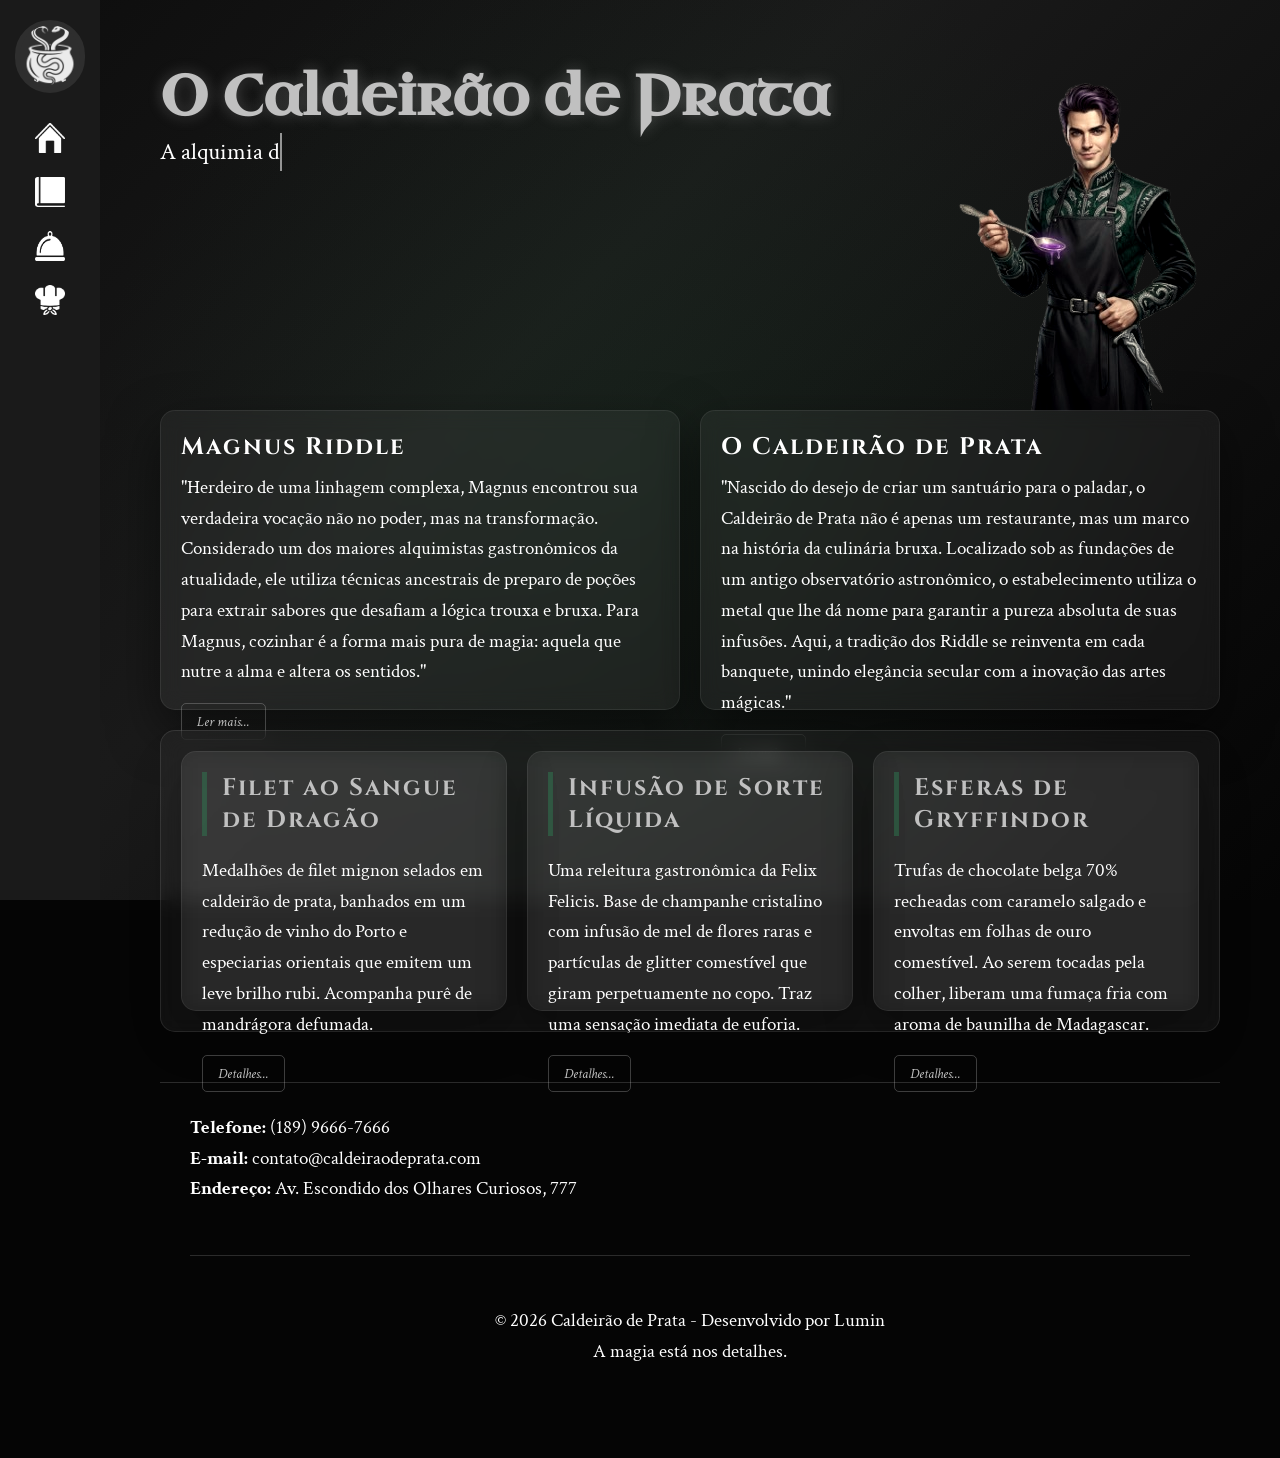
<file: .silver-caldron-byaleex/index.html>
<!DOCTYPE html>
<html lang="pt-br">
<head>
    <meta charset="UTF-8">
    <meta name="viewport" content="width=device-width, initial-scale=1.0">
    <title>Caldeirão de Prata</title>
    <link rel="stylesheet" href="css/styles.css">
</head>
<body>
    <header id="main-header" class="sidebar">
        <div class="logo-container">
            <button class="closebtn" onclick="closeNav()">&times;</button>
            
            <button class="openbtn" onclick="openNav()">
                <img src="assets/image/logo.png" alt="Logo Caldeirão" id="main-logo">
            </button>
        </div>

        <nav id="navbar">
            <ul class="nav-list">
                <li class="nav-item">
                    <a href="index.html" class="nav-link">
                        <img src="assets/image/homeicon.png" class="nav-icon">
                        <span class="nav-text">Início</span>
                    </a>
                </li>
                <li class="nav-item">
                    <a href="cardapio.html" class="nav-link">
                        <img src="assets/image/cardapioicon.png" class="nav-icon">
                        <span class="nav-text">Cardápio</span>
                    </a>
                </li>
                <li class="nav-item">
                    <a href="restaurante.html" class="nav-link">
                        <img src="assets/image/restauranticon.png" class="nav-icon">
                        <span class="nav-text">Restaurante</span>
                    </a>
                </li>
                <li class="nav-item">
                    <a href="chef.html" class="nav-link">
                        <img src="assets/image/cheficon.png" class="nav-icon">
                        <span class="nav-text">O Chef</span>
                    </a>
                </li>
            </ul>
        </nav>
    </header>

    <main class="main-content">
        
        <section class="hero-section">
            <div class="hero-text">
                <h1>O Caldeirão de Prata</h1>
                <p id="typewriter"></p>
            </div>

            <div>
                <img src="assets/image/hero.png" alt="Magnus Riddle em seu laboratório" class="hero-images">
            </div>
        </section>

        <section class="cards-top-container">
            <div class="card card-black">
                <h2>Magnus Riddle</h2>
                <p>"Herdeiro de uma linhagem complexa, Magnus encontrou sua verdadeira
                    vocação não no poder, mas na transformação. Considerado um dos maiores
                    alquimistas gastronômicos da atualidade, ele utiliza técnicas ancestrais
                    de preparo de poções para extrair sabores que desafiam a lógica trouxa
                    e bruxa. Para Magnus, cozinhar é a forma mais pura de magia: aquela que
                    nutre a alma e altera os sentidos."
                </p>
                <a href="chef.html" class="btn-card">Ler mais...</a>
            </div>
            <div class="card card-black">
                <h2>O Caldeirão de Prata</h2>
                <p>"Nascido do desejo de criar um santuário para o paladar, o Caldeirão de
                    Prata não é apenas um restaurante, mas um marco na história da culinária
                    bruxa. Localizado sob as fundações de um antigo observatório astronômico,
                    o estabelecimento utiliza o metal que lhe dá nome para garantir a pureza
                    absoluta de suas infusões. Aqui, a tradição dos Riddle se reinventa em cada
                    banquete, unindo elegância secular com a inovação das artes mágicas."
                </p>
                <a href="restaurante.html" class="btn-card">Ler mais...</a>
            </div>
        </section>

        <section class="carousel-section">
             <div class="carousel-container">
                <div class="card-green">
                    <h2 class="section-title">Filet ao Sangue de Dragão</h2>
                    <p class="section-text">
                        Medalhões de filet mignon selados em caldeirão de prata, banhados
                        em um redução de vinho do Porto e especiarias orientais que emitem
                        um leve brilho rubi. Acompanha purê de mandrágora defumada.
                    </p>
                    <a href="receitas/salgado.html" class="btn-card">Detalhes...</a>
                </div>
                <div class="card-green">
                    <h2 class="section-title">Infusão de Sorte Líquida</h2>
                    <p class="section-text">
                        Uma releitura gastronômica da Felix Felicis. Base de champanhe cristalino
                        com infusão de mel de flores raras e partículas de glitter comestível
                        que giram perpetuamente no copo. Traz uma sensação imediata de euforia.
                    </p>
                    <a href="receitas/bebida.html" class="btn-card">Detalhes...</a>
                </div>
                <div class="card-green">
                    <h2 class="section-title">Esferas de Gryffindor</h2>
                    <p class="section-text">
                        Trufas de chocolate belga 70% recheadas com caramelo salgado e envoltas em
                        folhas de ouro comestível. Ao serem tocadas pela colher, liberam uma fumaça
                        fria com aroma de baunilha de Madagascar.
                    </p>
                    <a href="receitas/doce.html" class="btn-card">Detalhes...</a>
                </div>
             </div>
        </section>

        <footer id="main-footer">
            <div class="contato">
                <p><strong>Telefone:</strong> (189) 9666-7666</p>
                <p><strong>E-mail:</strong> contato@caldeiraodeprata.com</p>
                <p><strong>Endereço:</strong> Av. Escondido dos Olhares Curiosos, 777</p>
            </div>

            <div class="copyright">
                <p style="margin-top: 50px;">&copy; 2026 Caldeirão de Prata - Desenvolvido por Lumin</p>
                <p>A magia está nos detalhes.</p>
            </div>
        </footer>

        <script src="js/script.js"></script>
    </main>
</body>
</file>
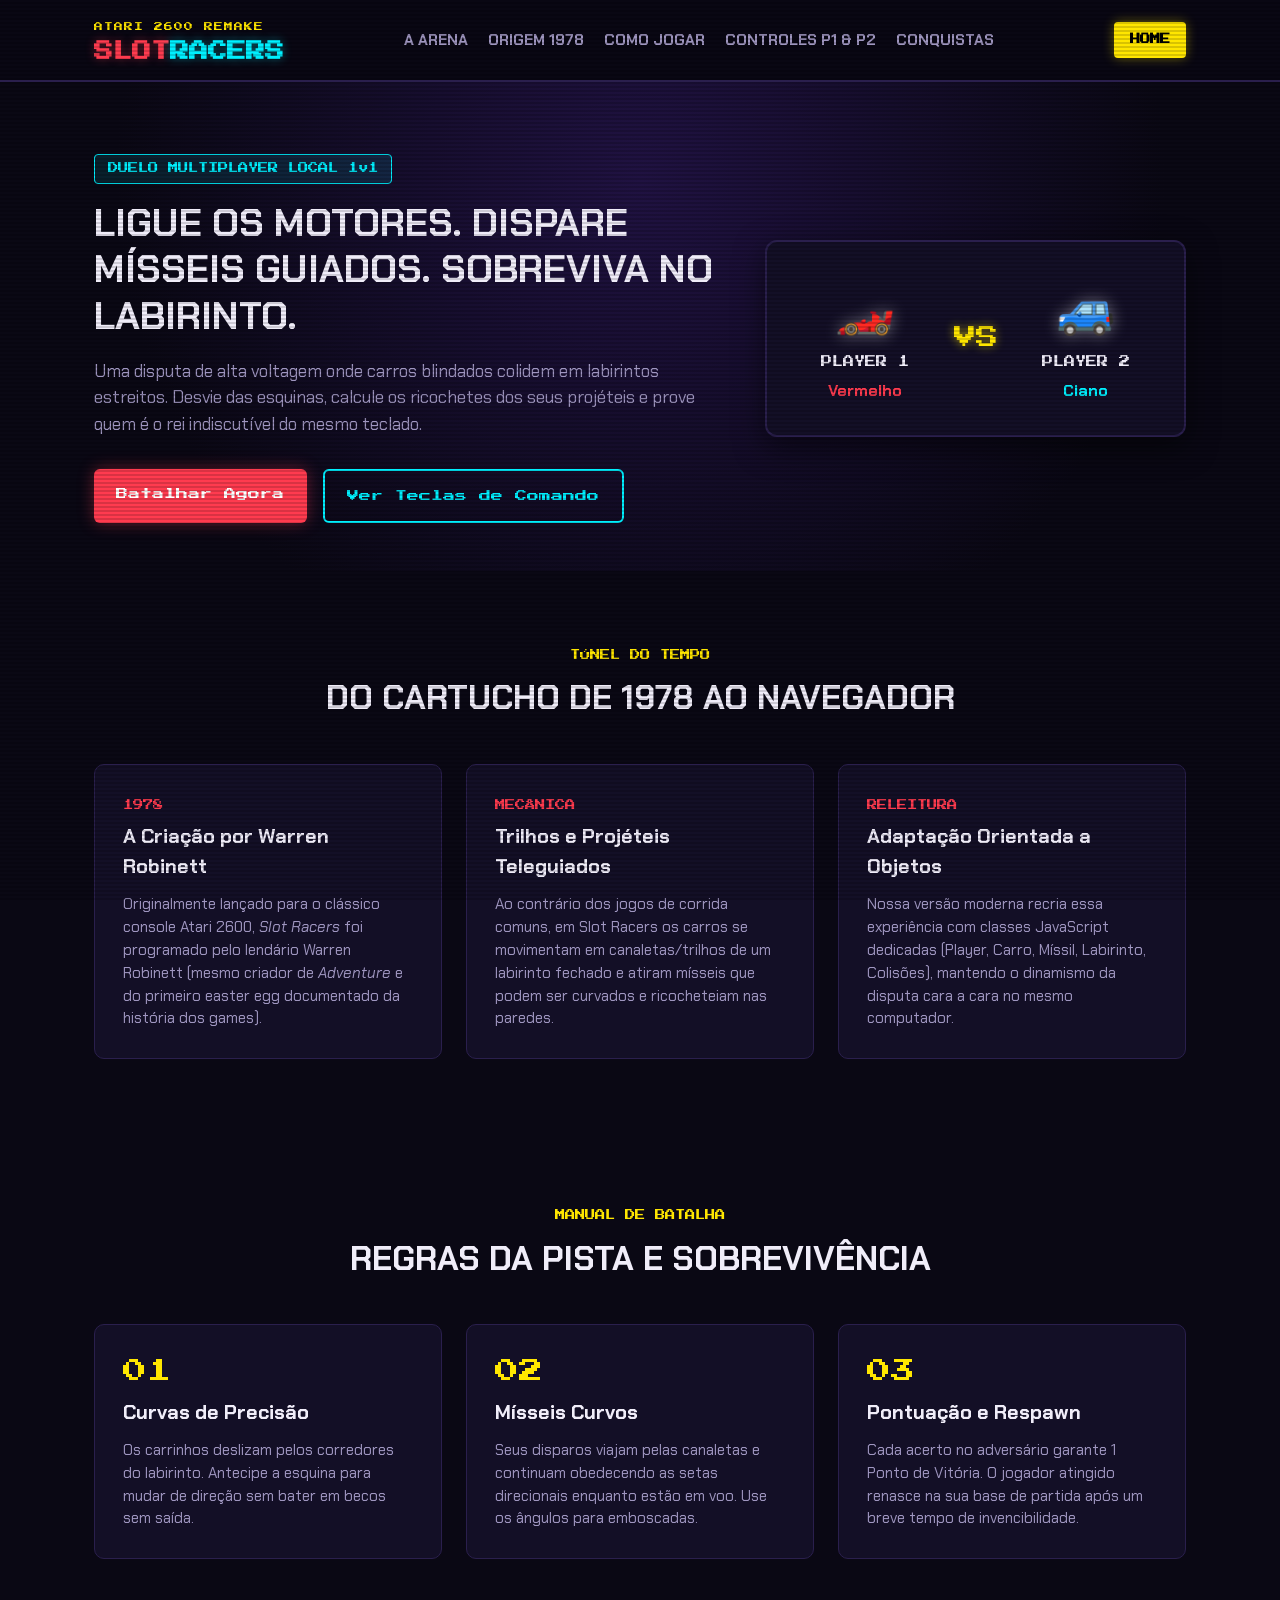
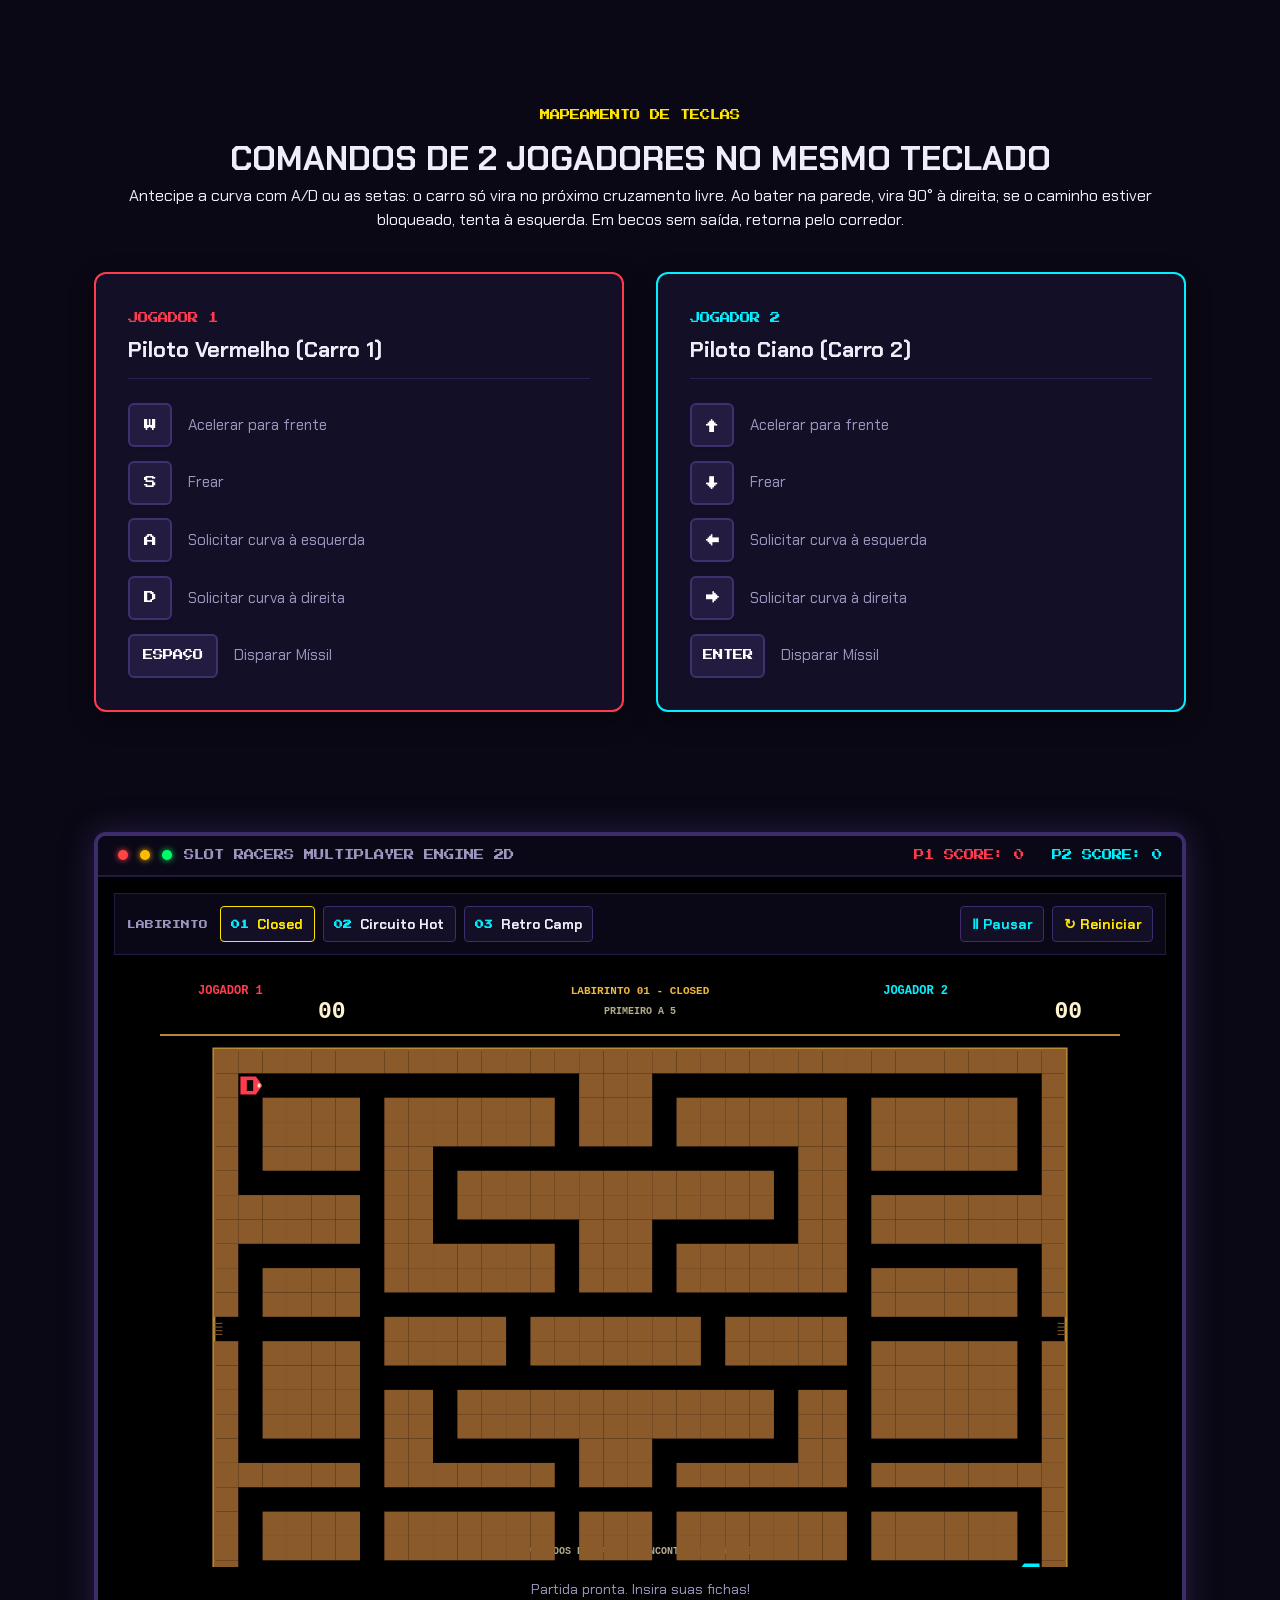
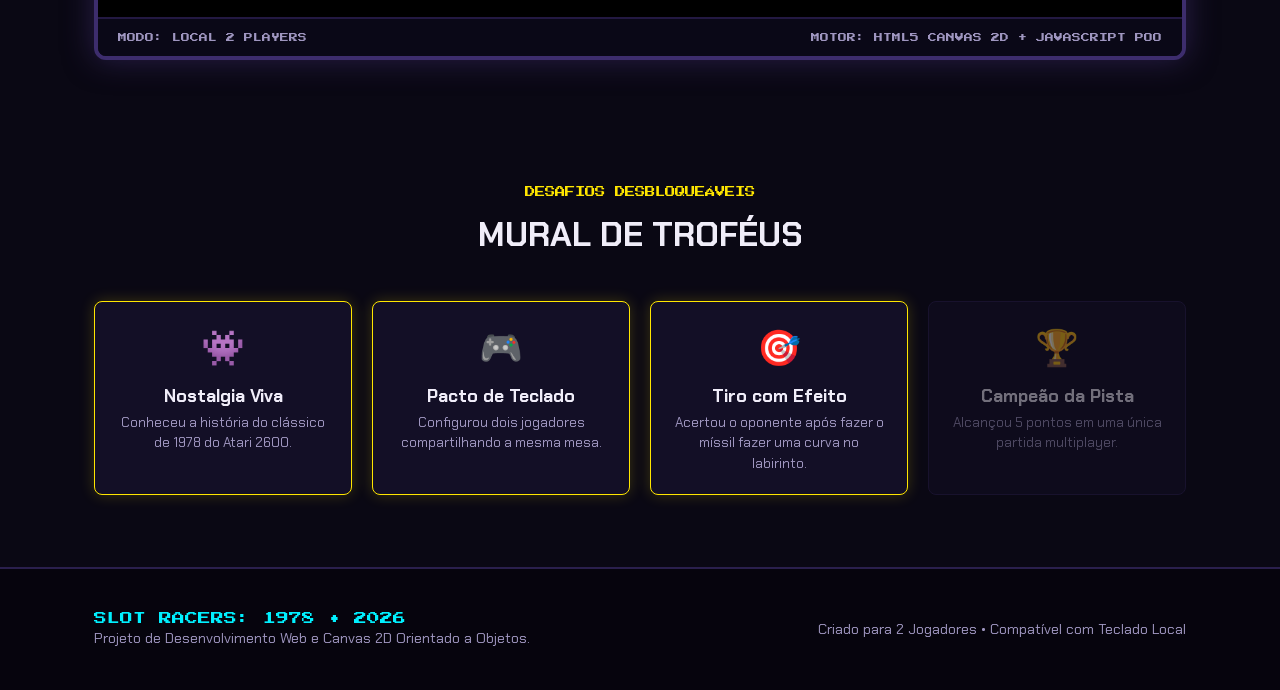
<file: .slot-racers-site-byaleex/index.html>
<!DOCTYPE html>
<html lang="pt-BR">
<head>
  <meta charset="UTF-8">
  <meta name="viewport" content="width=device-width, initial-scale=1.0">
  <title>SLOT RACERS: Arcade Duel — Do Atari 2600 ao Navegador</title>
  <meta name="description" content="Releitura moderna do clássico Slot Racers do Atari 2600 em HTML5 Canvas e Multiplayer Local.">

  <!-- Fonte Arcade e Display do Google Fonts -->
  <link rel="preconnect" href="https://fonts.googleapis.com">
  <link rel="preconnect" href="https://fonts.gstatic.com" crossorigin>
  <link href="https://fonts.googleapis.com/css2?family=Chakra+Petch:wght@500;700;800&family=Press+Start+2P&display=swap" rel="stylesheet">

  <link rel="stylesheet" href="style/style.css">
</head>
<body>

  <!-- EFEITO CRT / SCANLINE DE FLIPERAMA RETRÔ -->
  <div class="overlay-scanlines" aria-hidden="true"></div>

  <!-- CABEÇALHO GAMIFICADO -->
  <header id="cabecalho-arcade">
    <div class="container container-header">
      <div class="marca-jogo">
        <span class="badge-retro">ATARI 2600 REMAKE</span>
        <h1 class="logo-texto">SLOT<span>RACERS</span></h1>
      </div>

      <nav id="menu-navegacao" aria-label="Navegação do site">
        <ul class="nav-links">
          <li><a href="#arena">A Arena</a></li>
          <li><a href="#historia">Origem 1978</a></li>
          <li><a href="#jogabilidade">Como Jogar</a></li>
          <li><a href="#controles">Controles P1 & P2</a></li>
          <li><a href="#conquistas">Conquistas</a></li>
        </ul>
      </nav>

      <a href="../../curriculo-project-byaleex/index.html" class="btn-play-header">HOME</a>
    </div>
  </header>

  <main id="conteudo-principal">

    <!-- SEÇÃO HERO / APRESENTAÇÃO NARRATIVA -->
    <section id="hero" class="secao-hero">
      <div class="container hero-grid">
        <div class="hero-info">
          <span class="tag-alerta">DUELO MULTIPLAYER LOCAL 1v1</span>
          <h2 class="hero-titulo">Ligue os motores. Dispare mísseis guiados. Sobreviva no labirinto.</h2>
          <p class="hero-descricao">
            Uma disputa de alta voltagem onde carros blindados colidem em labirintos estreitos. Desvie das esquinas, calcule os ricochetes dos seus projéteis e prove quem é o rei indiscutível do mesmo teclado.
          </p>
          <div class="hero-acoes">
            <a href="#arena" class="btn-cta primario">Batalhar Agora</a>
            <a href="#controles" class="btn-cta secundario">Ver Teclas de Comando</a>
          </div>
        </div>

        <div class="hero-preview">
          <div class="card-versus">
            <div class="lado-p1">
              <span class="icone-carro">🏎️</span>
              <span class="rotulo-p">PLAYER 1</span>
              <span class="cor-p1">Vermelho</span>
            </div>
            <div class="divisor-vs">VS</div>
            <div class="lado-p2">
              <span class="icone-carro">🚙</span>
              <span class="rotulo-p">PLAYER 2</span>
              <span class="cor-p2">Ciano</span>
            </div>
          </div>
        </div>
      </div>
    </section>

    

    <!-- SEÇÃO HISTÓRICA DO ATARI 2600 -->
    <section id="historia" class="secao-historia">
      <div class="container">
        <div class="cabecalho-bloco">
          <span class="sub-categoria">Túnel do Tempo</span>
          <h2>Do Cartucho de 1978 ao Navegador</h2>
        </div>

        <div class="historia-grid">
          <article class="card-historia">
            <span class="ano-badge">1978</span>
            <h3>A Criação por Warren Robinett</h3>
            <p>
              Originalmente lançado para o clássico console Atari 2600, <em>Slot Racers</em> foi programado pelo lendário Warren Robinett (mesmo criador de <em>Adventure</em> e do primeiro easter egg documentado da história dos games).
            </p>
          </article>

          <article class="card-historia">
            <span class="ano-badge">MECÂNICA</span>
            <h3>Trilhos e Projéteis Teleguiados</h3>
            <p>
              Ao contrário dos jogos de corrida comuns, em Slot Racers os carros se movimentam em canaletas/trilhos de um labirinto fechado e atiram mísseis que podem ser curvados e ricocheteiam nas paredes.
            </p>
          </article>

          <article class="card-historia">
            <span class="ano-badge">RELEITURA</span>
            <h3>Adaptação Orientada a Objetos</h3>
            <p>
              Nossa versão moderna recria essa experiência com classes JavaScript dedicadas (Player, Carro, Míssil, Labirinto, Colisões), mantendo o dinamismo da disputa cara a cara no mesmo computador.
            </p>
          </article>
        </div>
      </div>
    </section>

    <!-- SEÇÃO COMO JOGAR / JOGABILIDADE -->
    <section id="jogabilidade" class="secao-jogabilidade">
      <div class="container">
        <div class="cabecalho-bloco">
          <span class="sub-categoria">Manual de Batalha</span>
          <h2>Regras da Pista e Sobrevivência</h2>
        </div>

        <div class="regras-grid">
          <div class="regra-item">
            <div class="regra-numero">01</div>
            <h4>Curvas de Precisão</h4>
            <p>Os carrinhos deslizam pelos corredores do labirinto. Antecipe a esquina para mudar de direção sem bater em becos sem saída.</p>
          </div>

          <div class="regra-item">
            <div class="regra-numero">02</div>
            <h4>Mísseis Curvos</h4>
            <p>Seus disparos viajam pelas canaletas e continuam obedecendo as setas direcionais enquanto estão em voo. Use os ângulos para emboscadas.</p>
          </div>

          <div class="regra-item">
            <div class="regra-numero">03</div>
            <h4>Pontuação e Respawn</h4>
            <p>Cada acerto no adversário garante 1 Ponto de Vitória. O jogador atingido renasce na sua base de partida após um breve tempo de invencibilidade.</p>
          </div>
        </div>
      </div>
    </section>

    <!-- SEÇÃO CONTROLES MULTIPLAYER LOCAL -->
    <section id="controles" class="secao-controles">
      <div class="container">
        <div class="cabecalho-bloco">
          <span class="sub-categoria">Mapeamento de Teclas</span>
          <h2>Comandos de 2 Jogadores no Mesmo Teclado</h2>
          <p>Antecipe a curva com A/D ou as setas: o carro só vira no próximo cruzamento livre. Ao bater na parede, vira 90° à direita; se o caminho estiver bloqueado, tenta à esquerda. Em becos sem saída, retorna pelo corredor.</p>
        </div>

        <div class="grid-jogadores">
          <!-- CARD PLAYER 1 -->
          <div class="card-player player1">
            <div class="cabecalho-player">
              <span class="player-tag">JOGADOR 1</span>
              <h3>Piloto Vermelho (Carro 1)</h3>
            </div>
            <div class="teclas-grid">
              <div class="tecla-linha">
                <span class="tecla-box">W</span>
                <span class="funcao-texto">Acelerar para frente</span>
              </div>
              <div class="tecla-linha">
                <span class="tecla-box">S</span>
                <span class="funcao-texto">Frear</span>
              </div>
              <div class="tecla-linha">
                <span class="tecla-box">A</span>
                <span class="funcao-texto">Solicitar curva à esquerda</span>
              </div>
              <div class="tecla-linha">
                <span class="tecla-box">D</span>
                <span class="funcao-texto">Solicitar curva à direita</span>
              </div>
              <div class="tecla-linha acao">
                <span class="tecla-box barra-espaco">ESPAÇO</span>
                <span class="funcao-texto">Disparar Míssil</span>
              </div>
            </div>
          </div>

          <!-- CARD PLAYER 2 -->
          <div class="card-player player2">
            <div class="cabecalho-player">
              <span class="player-tag">JOGADOR 2</span>
              <h3>Piloto Ciano (Carro 2)</h3>
            </div>
            <div class="teclas-grid">
              <div class="tecla-linha">
                <span class="tecla-box">↑</span>
                <span class="funcao-texto">Acelerar para frente</span>
              </div>
              <div class="tecla-linha">
                <span class="tecla-box">↓</span>
                <span class="funcao-texto">Frear</span>
              </div>
              <div class="tecla-linha">
                <span class="tecla-box">←</span>
                <span class="funcao-texto">Solicitar curva à esquerda</span>
              </div>
              <div class="tecla-linha">
                <span class="tecla-box">→</span>
                <span class="funcao-texto">Solicitar curva à direita</span>
              </div>
              <div class="tecla-linha acao">
                <span class="tecla-box tecla-enter">ENTER</span>
                <span class="funcao-texto">Disparar Míssil</span>
              </div>
            </div>
          </div>
        </div>
      </div>
    </section>

    <!-- SEÇÃO ARENA DO JOGO (ONDE FICA O CANVAS) -->
    <section id="arena" class="secao-arena">
      <div class="container">
        <div class="moldura-arcade">
          <div class="arcade-topo">
            <span class="led red"></span>
            <span class="led yellow"></span>
            <span class="led green"></span>
            <span class="arcade-title">SLOT RACERS MULTIPLAYER ENGINE 2D</span>
            <span class="score-p1" id="display-p1">P1 SCORE: 0</span>
            <span class="score-p2" id="display-p2">P2 SCORE: 0</span>
          </div>

          <!-- ÁREA DO JOGO -->
          <div class="canvas-screen" id="container-jogo-canvas">
            <div class="game-toolbar">
              <div class="maze-picker" role="group" aria-label="Escolha do labirinto">
                <span class="toolbar-label">LABIRINTO</span>
                <button class="maze-button is-active" type="button" data-maze="0" aria-pressed="true">
                  <span class="maze-number">01</span> Closed
                </button>
                <button class="maze-button" type="button" data-maze="1" aria-pressed="false">
                  <span class="maze-number">02</span> Circuito Hot
                </button>
                <button class="maze-button" type="button" data-maze="2" aria-pressed="false">
                  <span class="maze-number">03</span> Retro Camp
                </button>
              </div>
              <div class="game-actions">
                <button class="action-button" id="pauseButton" type="button" aria-pressed="false" aria-label="Pausar jogo">Ⅱ <span>Pausar</span></button>
                <button class="action-button restart-button" id="restartButton" type="button" aria-label="Reiniciar partida">↻ <span>Reiniciar</span></button>
              </div>
            </div>

            <canvas id="gameCanvas" width="960" height="600" tabindex="0" role="img" aria-label="Slot Racers para dois jogadores. Use o teclado para controlar os carros.">
              Seu navegador não suporta a tag HTML5 Canvas.
            </canvas>
            <p class="game-status" id="gameStatus" role="status" aria-live="polite">Partida pronta. Insira suas fichas!</p>
          </div>

          <div class="arcade-base">
            <span>MODO: LOCAL 2 PLAYERS</span>
            <span>MOTOR: HTML5 CANVAS 2D + JAVASCRIPT POO</span>
          </div>
        </div>
      </div>
    </section>

    <!-- SEÇÃO GAMIFICADA DE CONQUISTAS (ACHIEVEMENTS) -->
    <section id="conquistas" class="secao-conquistas">
      <div class="container">
        <div class="cabecalho-bloco">
          <span class="sub-categoria">Desafios Desbloqueáveis</span>
          <h2>Mural de Troféus</h2>
        </div>

        <div class="grid-achievements" id="achievements-lista">
          <div class="card-trofeu desbloqueado" id="ach-1">
            <span class="trofeu-icone">👾</span>
            <h4>Nostalgia Viva</h4>
            <p>Conheceu a história do clássico de 1978 do Atari 2600.</p>
          </div>

          <div class="card-trofeu desbloqueado" id="ach-2">
            <span class="trofeu-icone">🎮</span>
            <h4>Pacto de Teclado</h4>
            <p>Configurou dois jogadores compartilhando a mesma mesa.</p>
          </div>

          <div class="card-trofeu" id="ach-3">
            <span class="trofeu-icone">🎯</span>
            <h4>Tiro com Efeito</h4>
            <p>Acertou o oponente após fazer o míssil fazer uma curva no labirinto.</p>
          </div>

          <div class="card-trofeu" id="ach-4">
            <span class="trofeu-icone">🏆</span>
            <h4>Campeão da Pista</h4>
            <p>Alcançou 5 pontos em uma única partida multiplayer.</p>
          </div>
        </div>
      </div>
    </section>

  </main>

  <!-- RODAPÉ GAMIFICADO -->
  <footer id="rodape-arcade">
    <div class="container footer-content">
      <div class="footer-left">
        <p class="arcade-brand">SLOT RACERS: 1978 &bull; 2026</p>
        <p>Projeto de Desenvolvimento Web e Canvas 2D Orientado a Objetos.</p>
      </div>
      <div class="footer-right">
        <p>Criado para 2 Jogadores &bull; Compatível com Teclado Local</p>
      </div>
    </div>
  </footer>

  <audio id="music" src="audio/music.wav" loop preload="auto"></audio>
  <audio id="shotp1" src="audio/shotp1.wav" preload="auto"></audio>
  <audio id="shotp2" src="audio/shotp2.mp3" preload="auto"></audio>

  <script src="js/game.js" defer></script>
  <script src="js/script.js"></script>
</body>
</html>
</file>
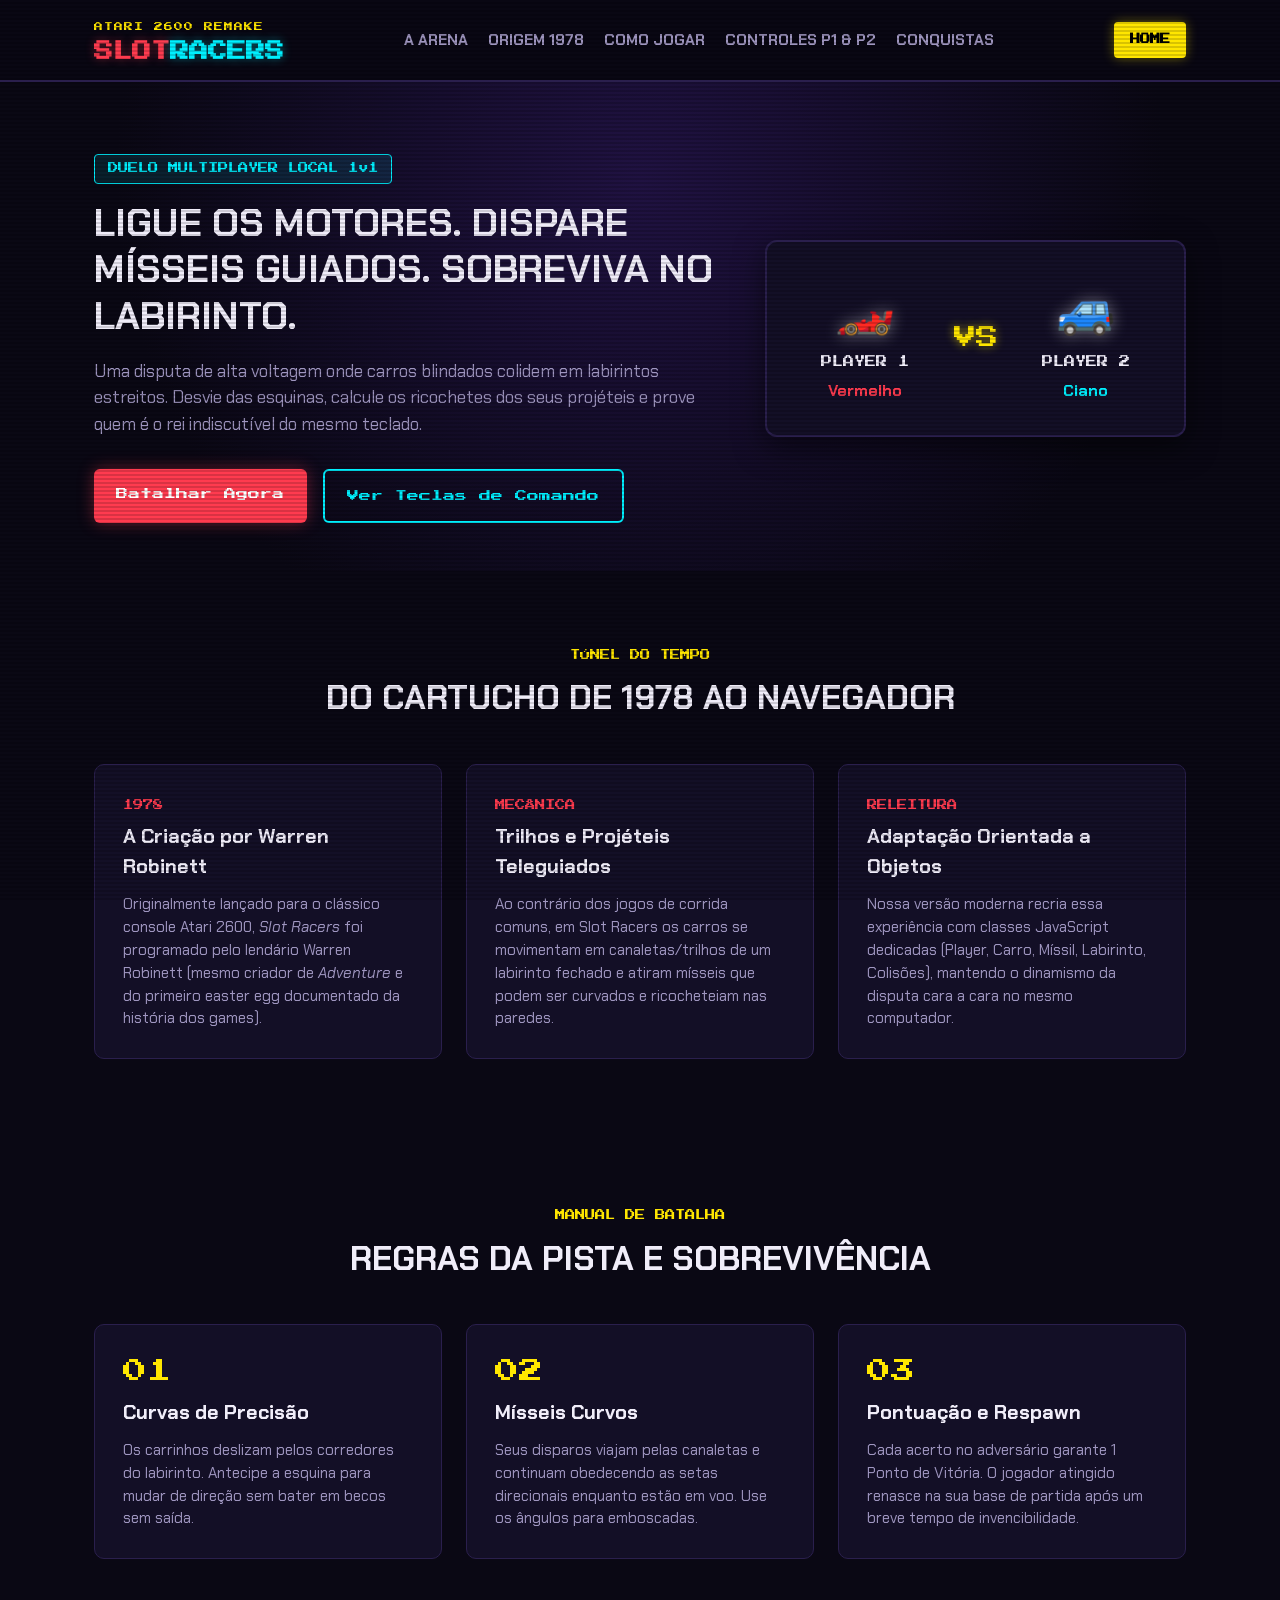
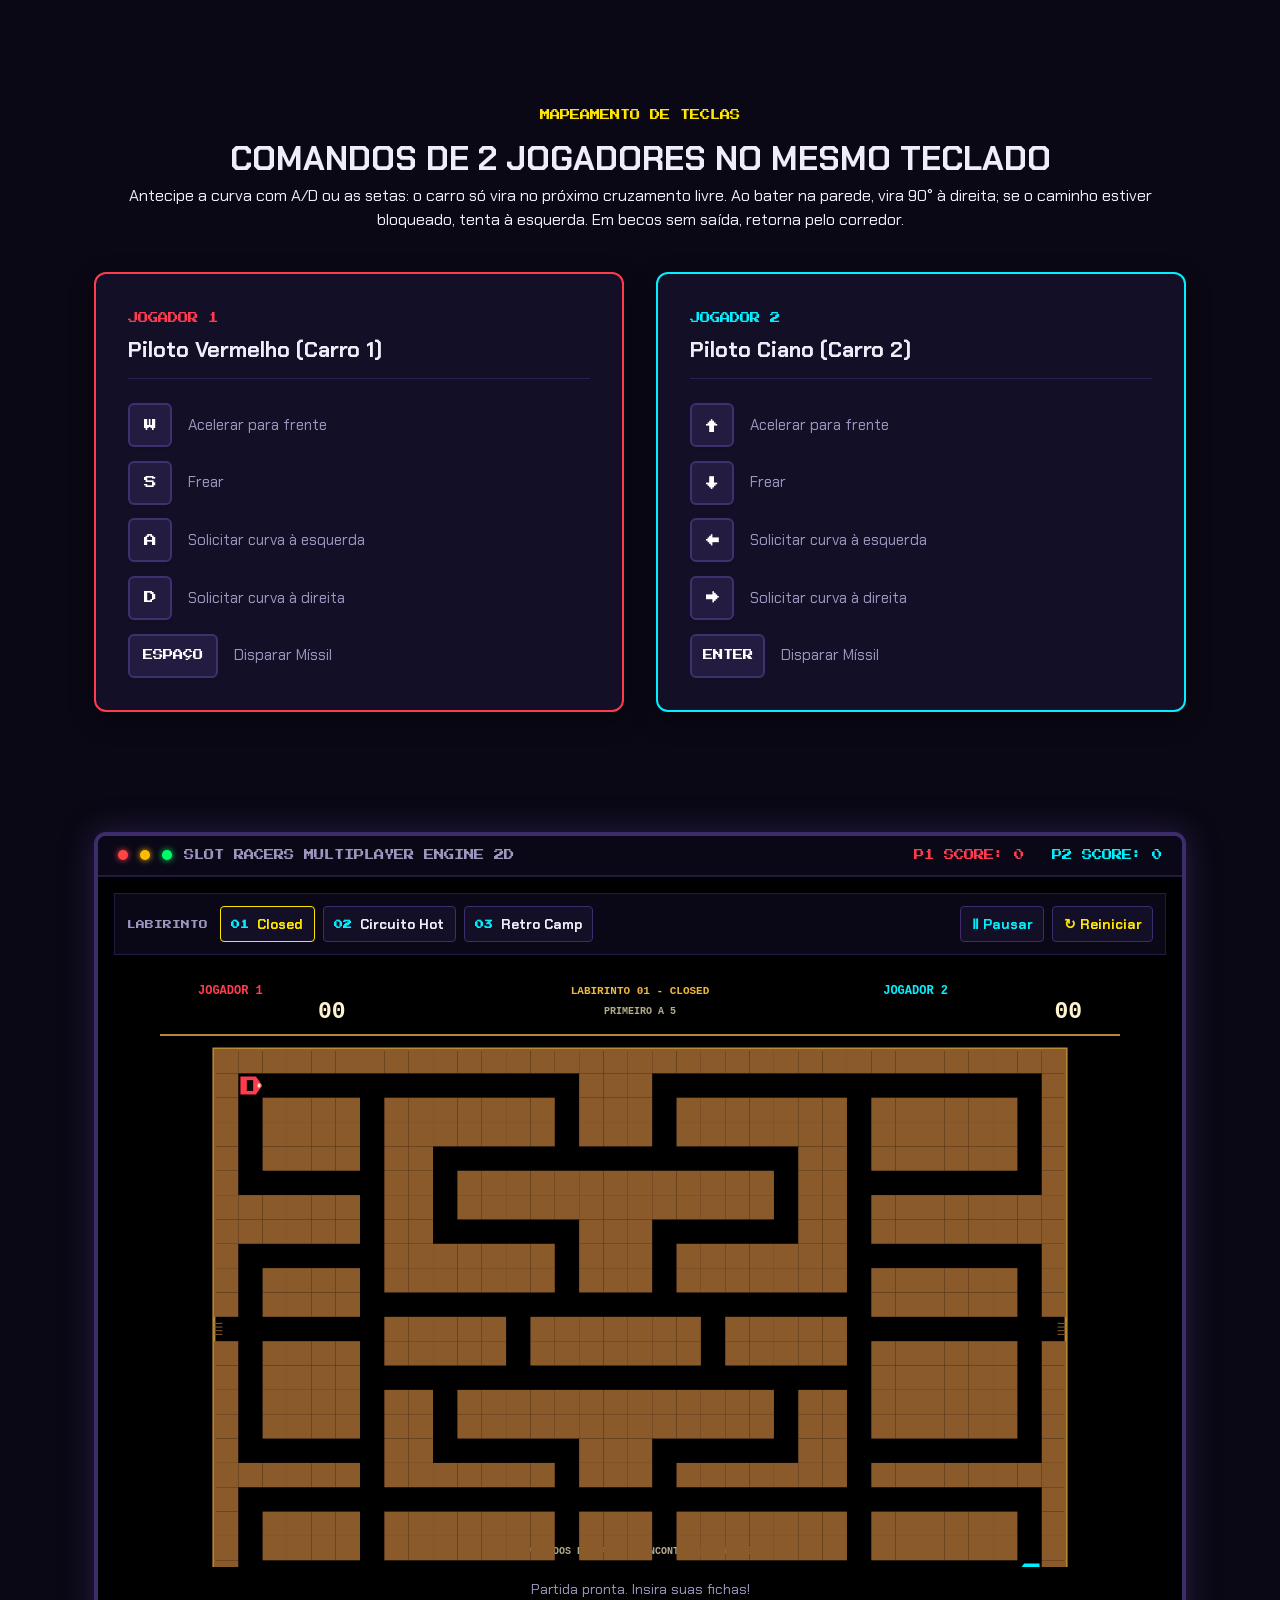
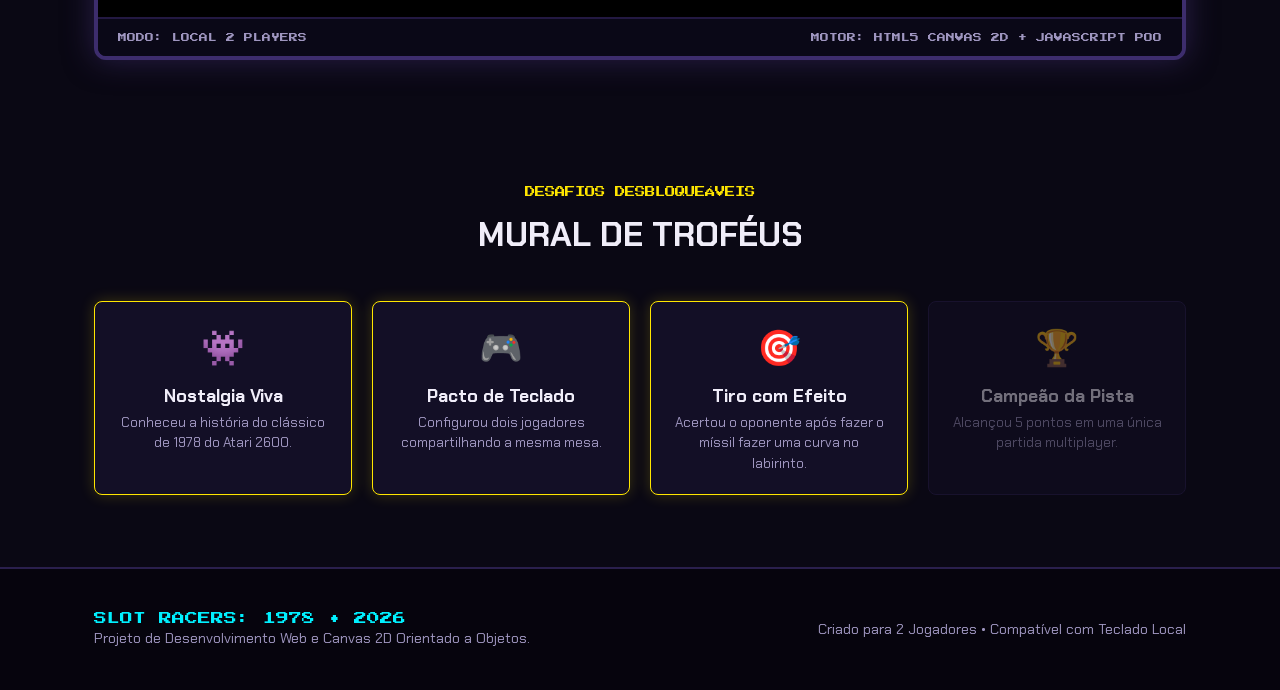
<file: slot-racers-site-byaleex/index.html>
<!DOCTYPE html>
<html lang="pt-BR">
<head>
  <meta charset="UTF-8">
  <meta name="viewport" content="width=device-width, initial-scale=1.0">
  <title>SLOT RACERS: Arcade Duel — Do Atari 2600 ao Navegador</title>
  <meta name="description" content="Releitura moderna do clássico Slot Racers do Atari 2600 em HTML5 Canvas e Multiplayer Local.">

  <!-- Fonte Arcade e Display do Google Fonts -->
  <link rel="preconnect" href="https://fonts.googleapis.com">
  <link rel="preconnect" href="https://fonts.gstatic.com" crossorigin>
  <link href="https://fonts.googleapis.com/css2?family=Chakra+Petch:wght@500;700;800&family=Press+Start+2P&display=swap" rel="stylesheet">

  <link rel="stylesheet" href="style/style.css">
</head>
<body>

  <!-- EFEITO CRT / SCANLINE DE FLIPERAMA RETRÔ -->
  <div class="overlay-scanlines" aria-hidden="true"></div>

  <!-- CABEÇALHO GAMIFICADO -->
  <header id="cabecalho-arcade">
    <div class="container container-header">
      <div class="marca-jogo">
        <span class="badge-retro">ATARI 2600 REMAKE</span>
        <h1 class="logo-texto">SLOT<span>RACERS</span></h1>
      </div>

      <nav id="menu-navegacao" aria-label="Navegação do site">
        <ul class="nav-links">
          <li><a href="#arena">A Arena</a></li>
          <li><a href="#historia">Origem 1978</a></li>
          <li><a href="#jogabilidade">Como Jogar</a></li>
          <li><a href="#controles">Controles P1 & P2</a></li>
          <li><a href="#conquistas">Conquistas</a></li>
        </ul>
      </nav>

      <a href="../../aleexlima.github.io/index.html" class="btn-play-header">HOME</a>
    </div>
  </header>

  <main id="conteudo-principal">

    <!-- SEÇÃO HERO / APRESENTAÇÃO NARRATIVA -->
    <section id="hero" class="secao-hero">
      <div class="container hero-grid">
        <div class="hero-info">
          <span class="tag-alerta">DUELO MULTIPLAYER LOCAL 1v1</span>
          <h2 class="hero-titulo">Ligue os motores. Dispare mísseis guiados. Sobreviva no labirinto.</h2>
          <p class="hero-descricao">
            Uma disputa de alta voltagem onde carros blindados colidem em labirintos estreitos. Desvie das esquinas, calcule os ricochetes dos seus projéteis e prove quem é o rei indiscutível do mesmo teclado.
          </p>
          <div class="hero-acoes">
            <a href="#arena" class="btn-cta primario">Batalhar Agora</a>
            <a href="#controles" class="btn-cta secundario">Ver Teclas de Comando</a>
          </div>
        </div>

        <div class="hero-preview">
          <div class="card-versus">
            <div class="lado-p1">
              <span class="icone-carro">🏎️</span>
              <span class="rotulo-p">PLAYER 1</span>
              <span class="cor-p1">Vermelho</span>
            </div>
            <div class="divisor-vs">VS</div>
            <div class="lado-p2">
              <span class="icone-carro">🚙</span>
              <span class="rotulo-p">PLAYER 2</span>
              <span class="cor-p2">Ciano</span>
            </div>
          </div>
        </div>
      </div>
    </section>

    

    <!-- SEÇÃO HISTÓRICA DO ATARI 2600 -->
    <section id="historia" class="secao-historia">
      <div class="container">
        <div class="cabecalho-bloco">
          <span class="sub-categoria">Túnel do Tempo</span>
          <h2>Do Cartucho de 1978 ao Navegador</h2>
        </div>

        <div class="historia-grid">
          <article class="card-historia">
            <span class="ano-badge">1978</span>
            <h3>A Criação por Warren Robinett</h3>
            <p>
              Originalmente lançado para o clássico console Atari 2600, <em>Slot Racers</em> foi programado pelo lendário Warren Robinett (mesmo criador de <em>Adventure</em> e do primeiro easter egg documentado da história dos games).
            </p>
          </article>

          <article class="card-historia">
            <span class="ano-badge">MECÂNICA</span>
            <h3>Trilhos e Projéteis Teleguiados</h3>
            <p>
              Ao contrário dos jogos de corrida comuns, em Slot Racers os carros se movimentam em canaletas/trilhos de um labirinto fechado e atiram mísseis que podem ser curvados e ricocheteiam nas paredes.
            </p>
          </article>

          <article class="card-historia">
            <span class="ano-badge">RELEITURA</span>
            <h3>Adaptação Orientada a Objetos</h3>
            <p>
              Nossa versão moderna recria essa experiência com classes JavaScript dedicadas (Player, Carro, Míssil, Labirinto, Colisões), mantendo o dinamismo da disputa cara a cara no mesmo computador.
            </p>
          </article>
        </div>
      </div>
    </section>

    <!-- SEÇÃO COMO JOGAR / JOGABILIDADE -->
    <section id="jogabilidade" class="secao-jogabilidade">
      <div class="container">
        <div class="cabecalho-bloco">
          <span class="sub-categoria">Manual de Batalha</span>
          <h2>Regras da Pista e Sobrevivência</h2>
        </div>

        <div class="regras-grid">
          <div class="regra-item">
            <div class="regra-numero">01</div>
            <h4>Curvas de Precisão</h4>
            <p>Os carrinhos deslizam pelos corredores do labirinto. Antecipe a esquina para mudar de direção sem bater em becos sem saída.</p>
          </div>

          <div class="regra-item">
            <div class="regra-numero">02</div>
            <h4>Mísseis Curvos</h4>
            <p>Seus disparos viajam pelas canaletas e continuam obedecendo as setas direcionais enquanto estão em voo. Use os ângulos para emboscadas.</p>
          </div>

          <div class="regra-item">
            <div class="regra-numero">03</div>
            <h4>Pontuação e Respawn</h4>
            <p>Cada acerto no adversário garante 1 Ponto de Vitória. O jogador atingido renasce na sua base de partida após um breve tempo de invencibilidade.</p>
          </div>
        </div>
      </div>
    </section>

    <!-- SEÇÃO CONTROLES MULTIPLAYER LOCAL -->
    <section id="controles" class="secao-controles">
      <div class="container">
        <div class="cabecalho-bloco">
          <span class="sub-categoria">Mapeamento de Teclas</span>
          <h2>Comandos de 2 Jogadores no Mesmo Teclado</h2>
          <p>Antecipe a curva com A/D ou as setas: o carro só vira no próximo cruzamento livre. Ao bater na parede, vira 90° à direita; se o caminho estiver bloqueado, tenta à esquerda. Em becos sem saída, retorna pelo corredor.</p>
        </div>

        <div class="grid-jogadores">
          <!-- CARD PLAYER 1 -->
          <div class="card-player player1">
            <div class="cabecalho-player">
              <span class="player-tag">JOGADOR 1</span>
              <h3>Piloto Vermelho (Carro 1)</h3>
            </div>
            <div class="teclas-grid">
              <div class="tecla-linha">
                <span class="tecla-box">W</span>
                <span class="funcao-texto">Acelerar para frente</span>
              </div>
              <div class="tecla-linha">
                <span class="tecla-box">S</span>
                <span class="funcao-texto">Frear</span>
              </div>
              <div class="tecla-linha">
                <span class="tecla-box">A</span>
                <span class="funcao-texto">Solicitar curva à esquerda</span>
              </div>
              <div class="tecla-linha">
                <span class="tecla-box">D</span>
                <span class="funcao-texto">Solicitar curva à direita</span>
              </div>
              <div class="tecla-linha acao">
                <span class="tecla-box barra-espaco">ESPAÇO</span>
                <span class="funcao-texto">Disparar Míssil</span>
              </div>
            </div>
          </div>

          <!-- CARD PLAYER 2 -->
          <div class="card-player player2">
            <div class="cabecalho-player">
              <span class="player-tag">JOGADOR 2</span>
              <h3>Piloto Ciano (Carro 2)</h3>
            </div>
            <div class="teclas-grid">
              <div class="tecla-linha">
                <span class="tecla-box">↑</span>
                <span class="funcao-texto">Acelerar para frente</span>
              </div>
              <div class="tecla-linha">
                <span class="tecla-box">↓</span>
                <span class="funcao-texto">Frear</span>
              </div>
              <div class="tecla-linha">
                <span class="tecla-box">←</span>
                <span class="funcao-texto">Solicitar curva à esquerda</span>
              </div>
              <div class="tecla-linha">
                <span class="tecla-box">→</span>
                <span class="funcao-texto">Solicitar curva à direita</span>
              </div>
              <div class="tecla-linha acao">
                <span class="tecla-box tecla-enter">ENTER</span>
                <span class="funcao-texto">Disparar Míssil</span>
              </div>
            </div>
          </div>
        </div>
      </div>
    </section>

    <!-- SEÇÃO ARENA DO JOGO (ONDE FICA O CANVAS) -->
    <section id="arena" class="secao-arena">
      <div class="container">
        <div class="moldura-arcade">
          <div class="arcade-topo">
            <span class="led red"></span>
            <span class="led yellow"></span>
            <span class="led green"></span>
            <span class="arcade-title">SLOT RACERS MULTIPLAYER ENGINE 2D</span>
            <span class="score-p1" id="display-p1">P1 SCORE: 0</span>
            <span class="score-p2" id="display-p2">P2 SCORE: 0</span>
          </div>

          <!-- ÁREA DO JOGO -->
          <div class="canvas-screen" id="container-jogo-canvas">
            <div class="game-toolbar">
              <div class="maze-picker" role="group" aria-label="Escolha do labirinto">
                <span class="toolbar-label">LABIRINTO</span>
                <button class="maze-button is-active" type="button" data-maze="0" aria-pressed="true">
                  <span class="maze-number">01</span> Closed
                </button>
                <button class="maze-button" type="button" data-maze="1" aria-pressed="false">
                  <span class="maze-number">02</span> Circuito Hot
                </button>
                <button class="maze-button" type="button" data-maze="2" aria-pressed="false">
                  <span class="maze-number">03</span> Retro Camp
                </button>
              </div>
              <div class="game-actions">
                <button class="action-button" id="pauseButton" type="button" aria-pressed="false" aria-label="Pausar jogo">Ⅱ <span>Pausar</span></button>
                <button class="action-button restart-button" id="restartButton" type="button" aria-label="Reiniciar partida">↻ <span>Reiniciar</span></button>
              </div>
            </div>

            <canvas id="gameCanvas" width="960" height="600" tabindex="0" role="img" aria-label="Slot Racers para dois jogadores. Use o teclado para controlar os carros.">
              Seu navegador não suporta a tag HTML5 Canvas.
            </canvas>
            <p class="game-status" id="gameStatus" role="status" aria-live="polite">Partida pronta. Insira suas fichas!</p>
          </div>

          <div class="arcade-base">
            <span>MODO: LOCAL 2 PLAYERS</span>
            <span>MOTOR: HTML5 CANVAS 2D + JAVASCRIPT POO</span>
          </div>
        </div>
      </div>
    </section>

    <!-- SEÇÃO GAMIFICADA DE CONQUISTAS (ACHIEVEMENTS) -->
    <section id="conquistas" class="secao-conquistas">
      <div class="container">
        <div class="cabecalho-bloco">
          <span class="sub-categoria">Desafios Desbloqueáveis</span>
          <h2>Mural de Troféus</h2>
        </div>

        <div class="grid-achievements" id="achievements-lista">
          <div class="card-trofeu desbloqueado" id="ach-1">
            <span class="trofeu-icone">👾</span>
            <h4>Nostalgia Viva</h4>
            <p>Conheceu a história do clássico de 1978 do Atari 2600.</p>
          </div>

          <div class="card-trofeu desbloqueado" id="ach-2">
            <span class="trofeu-icone">🎮</span>
            <h4>Pacto de Teclado</h4>
            <p>Configurou dois jogadores compartilhando a mesma mesa.</p>
          </div>

          <div class="card-trofeu" id="ach-3">
            <span class="trofeu-icone">🎯</span>
            <h4>Tiro com Efeito</h4>
            <p>Acertou o oponente após fazer o míssil fazer uma curva no labirinto.</p>
          </div>

          <div class="card-trofeu" id="ach-4">
            <span class="trofeu-icone">🏆</span>
            <h4>Campeão da Pista</h4>
            <p>Alcançou 5 pontos em uma única partida multiplayer.</p>
          </div>
        </div>
      </div>
    </section>

  </main>

  <!-- RODAPÉ GAMIFICADO -->
  <footer id="rodape-arcade">
    <div class="container footer-content">
      <div class="footer-left">
        <p class="arcade-brand">SLOT RACERS: 1978 &bull; 2026</p>
        <p>Projeto de Desenvolvimento Web e Canvas 2D Orientado a Objetos.</p>
      </div>
      <div class="footer-right">
        <p>Criado para 2 Jogadores &bull; Compatível com Teclado Local</p>
      </div>
    </div>
  </footer>

  <audio id="music" src="audio/music.wav" loop preload="auto"></audio>
  <audio id="shotp1" src="audio/shotp1.wav" preload="auto"></audio>
  <audio id="shotp2" src="audio/shotp2.mp3" preload="auto"></audio>

  <script src="js/game.js" defer></script>
  <script src="js/script.js"></script>
</body>
</html>
</file>
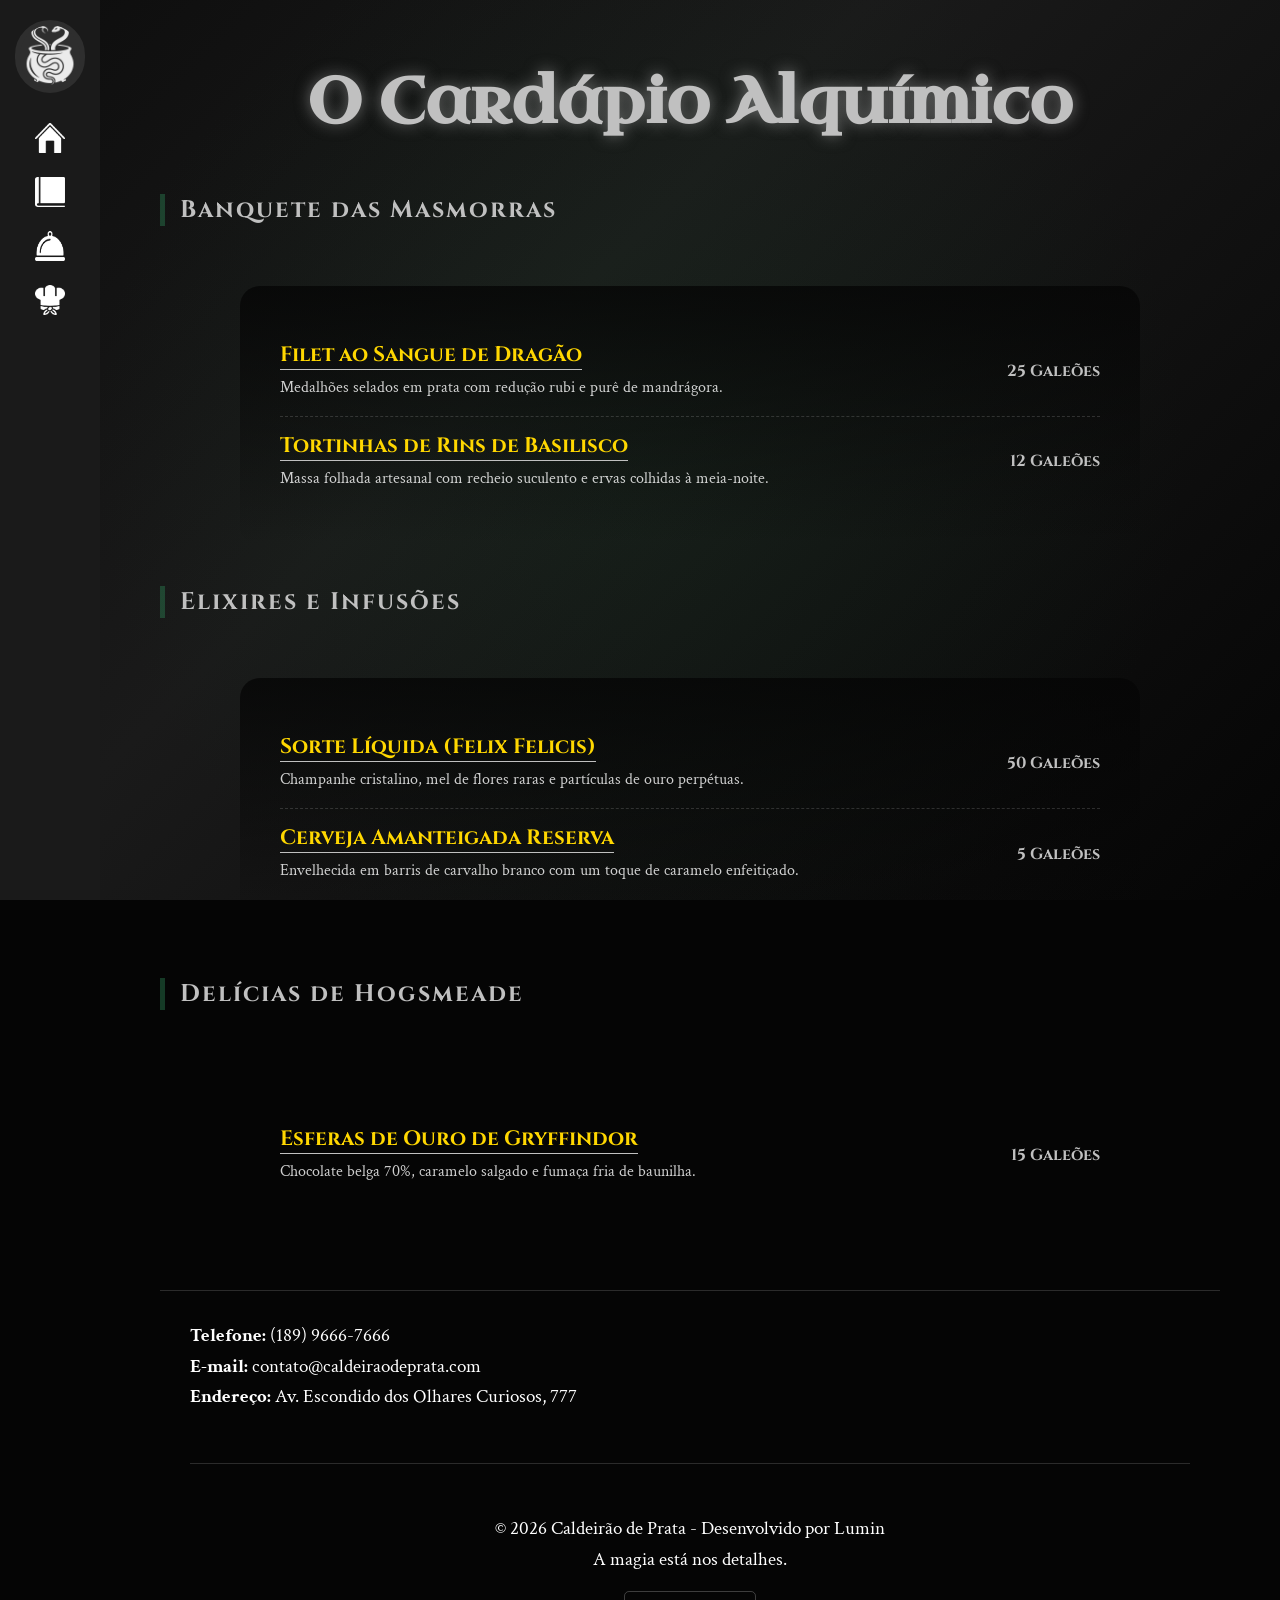
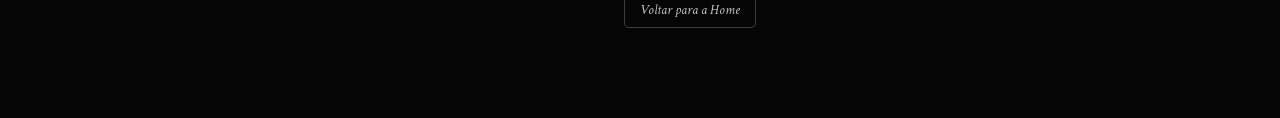
<file: .silver-caldron-byaleex/cardapio.html>
<!DOCTYPE html>
<html lang="pt-br">
<head>
    <meta charset="UTF-8">
    <meta name="viewport" content="width=device-width, initial-scale=1.0">
    <title>Caldeirão de Prata</title>
    <link rel="stylesheet" href="css/styles.css">
</head>

<body>
    <header id="main-header" class="sidebar">
        <div class="logo-container">
            <button class="closebtn" onclick="closeNav()">&times;</button>
            
            <button class="openbtn" onclick="openNav()">
                <img src="assets/image/logo.png" alt="Logo Caldeirão" id="main-logo">
            </button>
        </div>

        <nav id="navbar">
            <ul class="nav-list">
                <li class="nav-item">
                    <a href="index.html" class="nav-link">
                        <img src="assets/image/homeicon.png" class="nav-icon">
                        <span class="nav-text">Início</span>
                    </a>
                </li>
                <li class="nav-item">
                    <a href="cardapio.html" class="nav-link">
                        <img src="assets/image/cardapioicon.png" class="nav-icon">
                        <span class="nav-text">Cardápio</span>
                    </a>
                </li>
                <li class="nav-item">
                    <a href="restaurante.html" class="nav-link">
                        <img src="assets/image/restauranticon.png" class="nav-icon">
                        <span class="nav-text">Restaurante</span>
                    </a>
                </li>
                <li class="nav-item">
                    <a href="chef.html" class="nav-link">
                        <img src="assets/image/cheficon.png" class="nav-icon">
                        <span class="nav-text">O Chef</span>
                    </a>
                </li>
            </ul>
        </nav>
    </header>

    <main class="main-content">
        <h1 class="epic-title">O Cardápio Alquímico</h1>

        <section class="menu-category">
            <h2 class="section-title">Banquete das Masmorras</h2>
            <div class="history-block">
                <div class="menu-item">
                    <div class="item-info">
                        <h3>Filet ao Sangue de Dragão</h3>
                        <p>Medalhões selados em prata com redução rubi e purê de mandrágora.</p>
                    </div>
                    <span class="price">25 Galeões</span>
                </div>

                <div class="menu-item">
                    <div class="item-info">
                        <h3>Tortinhas de Rins de Basilisco</h3>
                        <p>Massa folhada artesanal com recheio suculento e ervas colhidas à meia-noite.</p>
                    </div>
                    <span class="price">12 Galeões</span>
                </div>
            </div>
        </section>

        <section class="menu-category">
            <h2 class="section-title">Elixires e Infusões</h2>
            <div class="history-block">
                <div class="menu-item">
                    <div class="item-info">
                        <h3>Sorte Líquida (Felix Felicis)</h3>
                        <p>Champanhe cristalino, mel de flores raras e partículas de ouro perpétuas.</p>
                    </div>
                    <span class="price">50 Galeões</span>
                </div>
                
                <div class="menu-item">
                    <div class="item-info">
                        <h3>Cerveja Amanteigada Reserva</h3>
                        <p>Envelhecida em barris de carvalho branco com um toque de caramelo enfeitiçado.</p>
                    </div>
                    <span class="price">5 Galeões</span>
                </div>
            </div>
        </section>

        <section class="menu-category">
            <h2 class="section-title">Delícias de Hogsmeade</h2>
            <div class="history-block">
                <div class="menu-item">
                    <div class="item-info">
                        <h3>Esferas de Ouro de Gryffindor</h3>
                        <p>Chocolate belga 70%, caramelo salgado e fumaça fria de baunilha.</p>
                    </div>
                    <span class="price">15 Galeões</span>
                </div>
            </div>
        </section>

        <footer id="main-footer">
            <div class="contato">
                <p><strong>Telefone:</strong> (189) 9666-7666</p>
                <p><strong>E-mail:</strong> contato@caldeiraodeprata.com</p>
                <p><strong>Endereço:</strong> Av. Escondido dos Olhares Curiosos, 777</p>
            </div>

            <div class="copyright">
                <p style="margin-top: 50px;">&copy; 2026 Caldeirão de Prata - Desenvolvido por Lumin</p>
                <p>A magia está nos detalhes.</p>
            </div>
            <a href="../index.html" class="btn-card">Voltar para a Home</a>
        </footer>

        <script src="js/script.js"></script>
    </main>
</body>
</file>
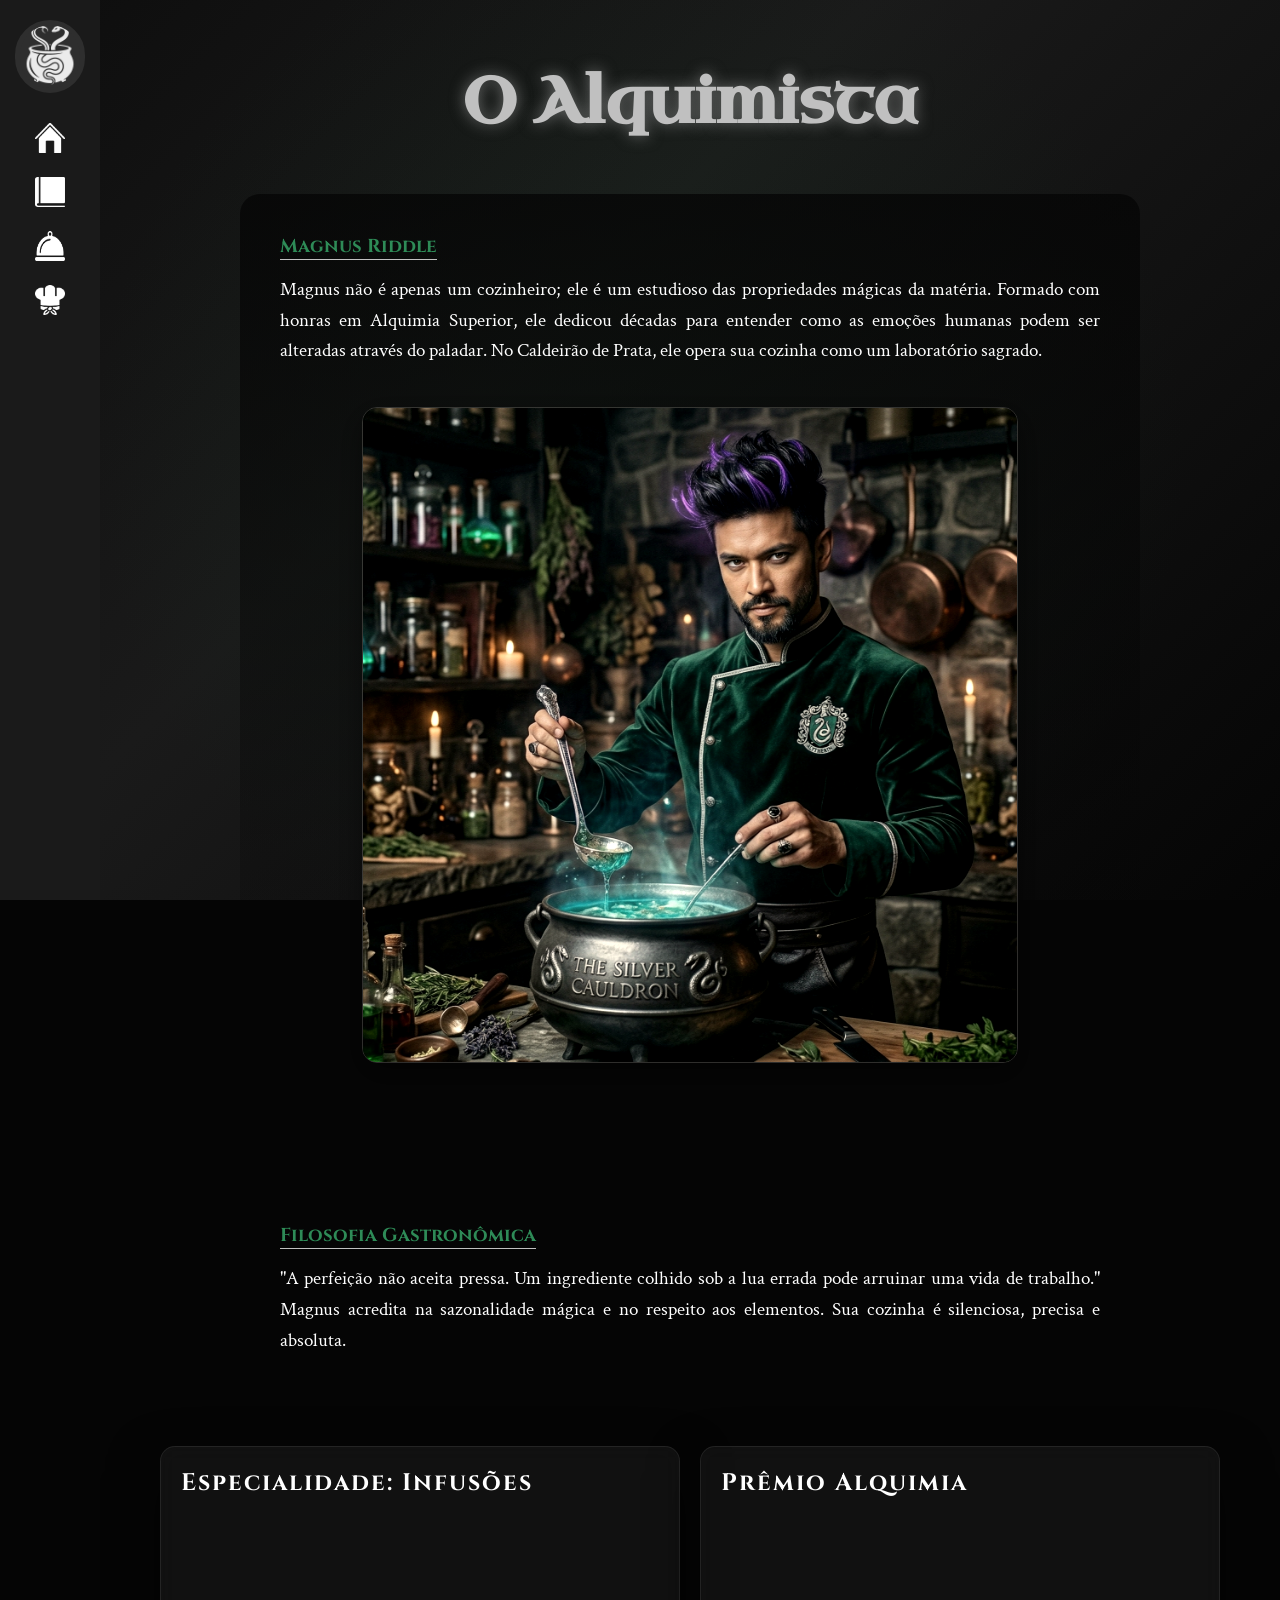
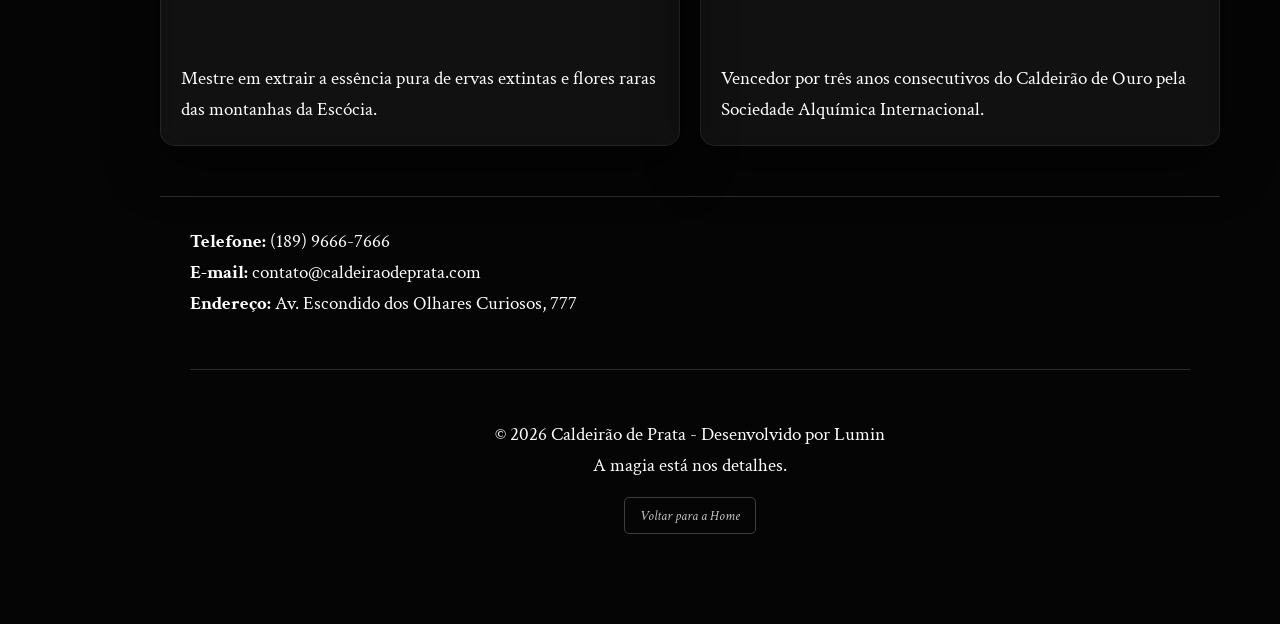
<file: .silver-caldron-byaleex/chef.html>
<!DOCTYPE html>
<html lang="pt-br">
<head>
    <meta charset="UTF-8">
    <meta name="viewport" content="width=device-width, initial-scale=1.0">
    <title>Caldeirão de Prata</title>
    <link rel="stylesheet" href="css/styles.css">
</head>

<body>
    <header id="main-header" class="sidebar">
        <div class="logo-container">
            <button class="closebtn" onclick="closeNav()">&times;</button>
            
            <button class="openbtn" onclick="openNav()">
                <img src="assets/image/logo.png" alt="Logo Caldeirão" id="main-logo">
            </button>
        </div>

        <nav id="navbar">
            <ul class="nav-list">
                <li class="nav-item">
                    <a href="index.html" class="nav-link">
                        <img src="assets/image/homeicon.png" class="nav-icon">
                        <span class="nav-text">Início</span>
                    </a>
                </li>
                <li class="nav-item">
                    <a href="cardapio.html" class="nav-link">
                        <img src="assets/image/cardapioicon.png" class="nav-icon">
                        <span class="nav-text">Cardápio</span>
                    </a>
                </li>
                <li class="nav-item">
                    <a href="restaurante.html" class="nav-link">
                        <img src="assets/image/restauranticon.png" class="nav-icon">
                        <span class="nav-text">Restaurante</span>
                    </a>
                </li>
                <li class="nav-item">
                    <a href="chef.html" class="nav-link">
                        <img src="assets/image/cheficon.png" class="nav-icon">
                        <span class="nav-text">O Chef</span>
                    </a>
                </li>
            </ul>
        </nav>
    </header>

    <main class="main-content">
        <section class="chef-intro">
            <h1 class="epic-title">O Alquimista</h1>
            
            <div class="history-block">
                <h3>Magnus Riddle</h3>
                <p>
                    Magnus não é apenas um cozinheiro; ele é um estudioso das propriedades mágicas da matéria. 
                    Formado com honras em Alquimia Superior, ele dedicou décadas para entender como as 
                    emoções humanas podem ser alteradas através do paladar. No Caldeirão de Prata, 
                    ele opera sua cozinha como um laboratório sagrado.
                </p>
                
                <div class="image-wrapper">
                    <img src="assets/image/magnus.png" alt="Magnus Riddle em seu laboratório" class="history-images">
                </div>
            </div>

            <div class="history-block">
                <h3>Filosofia Gastronômica</h3>
                <p>
                    "A perfeição não aceita pressa. Um ingrediente colhido sob a lua errada pode arruinar 
                    uma vida de trabalho." Magnus acredita na sazonalidade mágica e no respeito aos 
                    elementos. Sua cozinha é silenciosa, precisa e absoluta.
                </p>
            </div>
        </section>

        <section class="cards-top-container">
            <div class="card card-black">
                <h2>Especialidade: Infusões</h2>
                <p>Mestre em extrair a essência pura de ervas extintas e flores raras das montanhas da Escócia.</p>
            </div>
            <div class="card card-black">
                <h2>Prêmio Alquimia</h2>
                <p>Vencedor por três anos consecutivos do Caldeirão de Ouro pela Sociedade Alquímica Internacional.</p>
            </div>
        </section>

        <footer id="main-footer">
            <div class="contato">
                <p><strong>Telefone:</strong> (189) 9666-7666</p>
                <p><strong>E-mail:</strong> contato@caldeiraodeprata.com</p>
                <p><strong>Endereço:</strong> Av. Escondido dos Olhares Curiosos, 777</p>
            </div>

            <div class="copyright">
                <p style="margin-top: 50px;">&copy; 2026 Caldeirão de Prata - Desenvolvido por Lumin</p>
                <p>A magia está nos detalhes.</p>
            </div>
            <a href="../index.html" class="btn-card">Voltar para a Home</a>
        </footer>

        <script src="js/script.js"></script>
    </main>
</body>
</file>
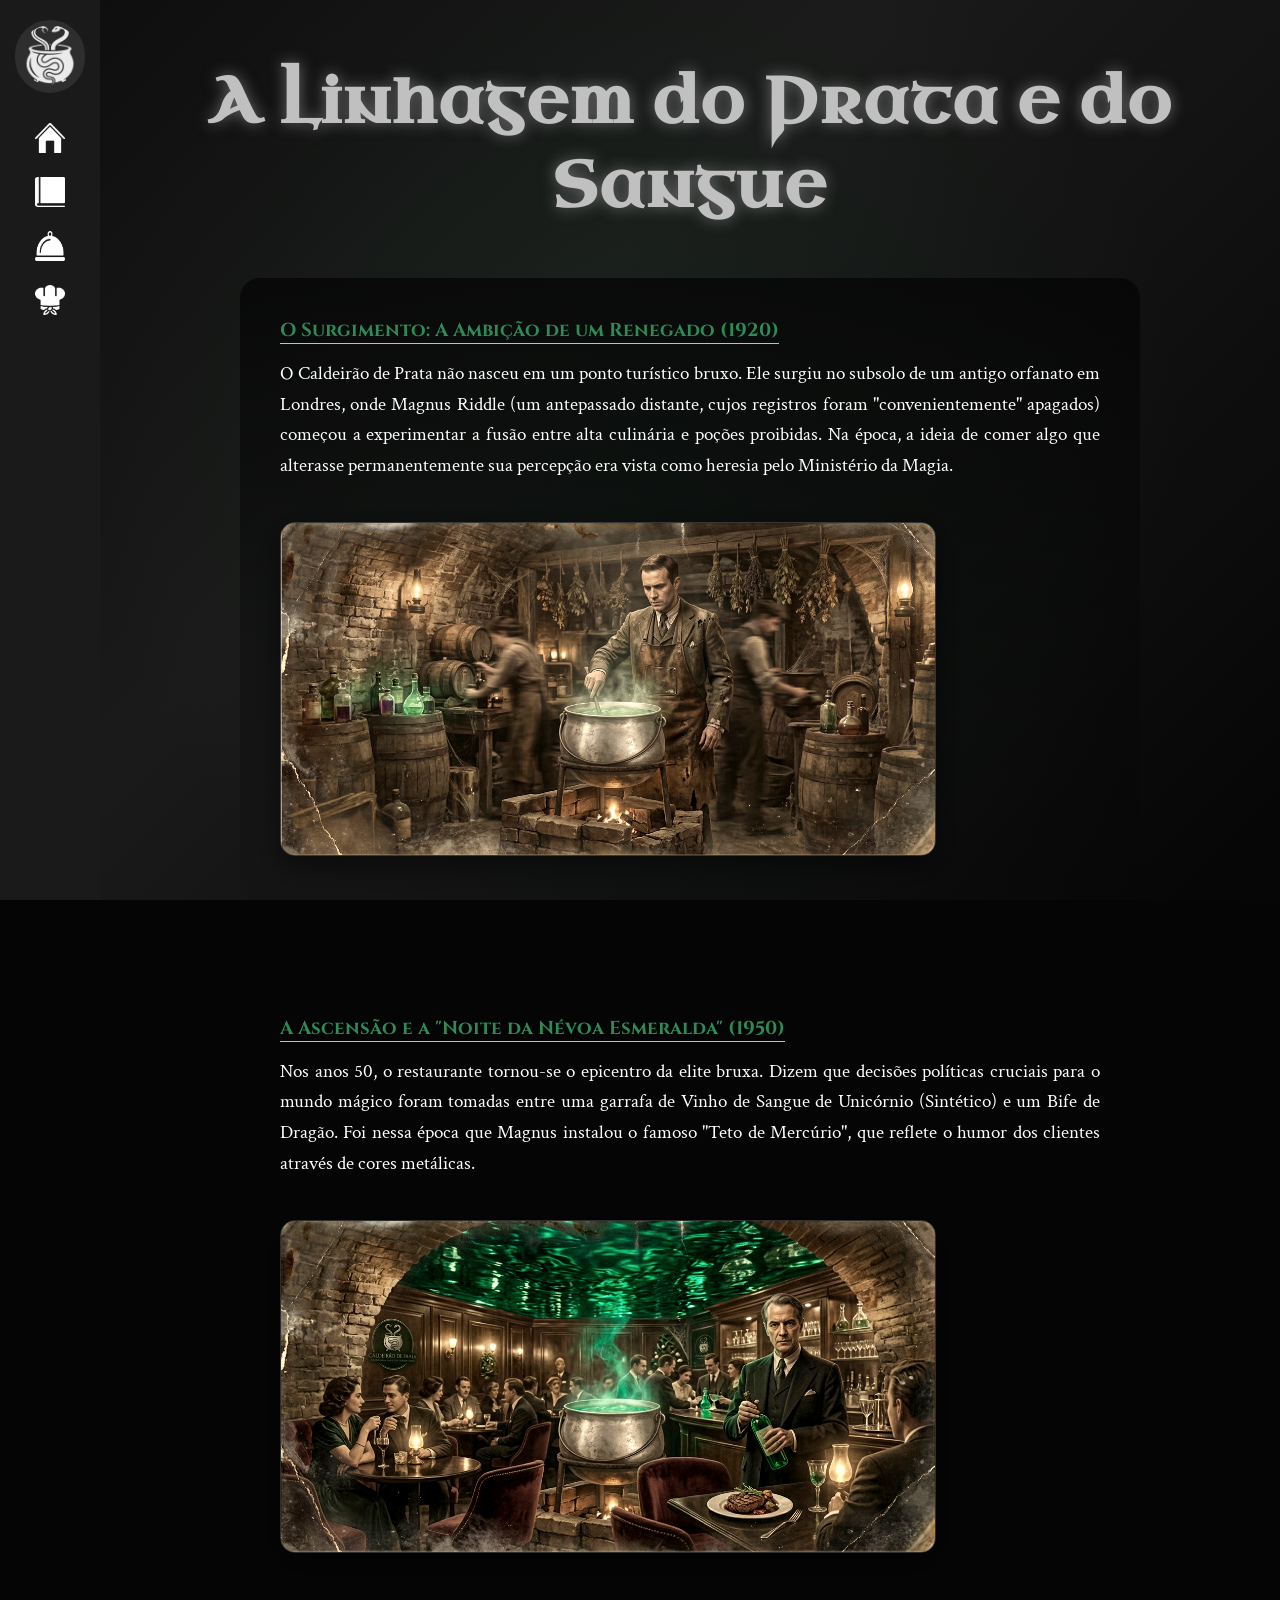
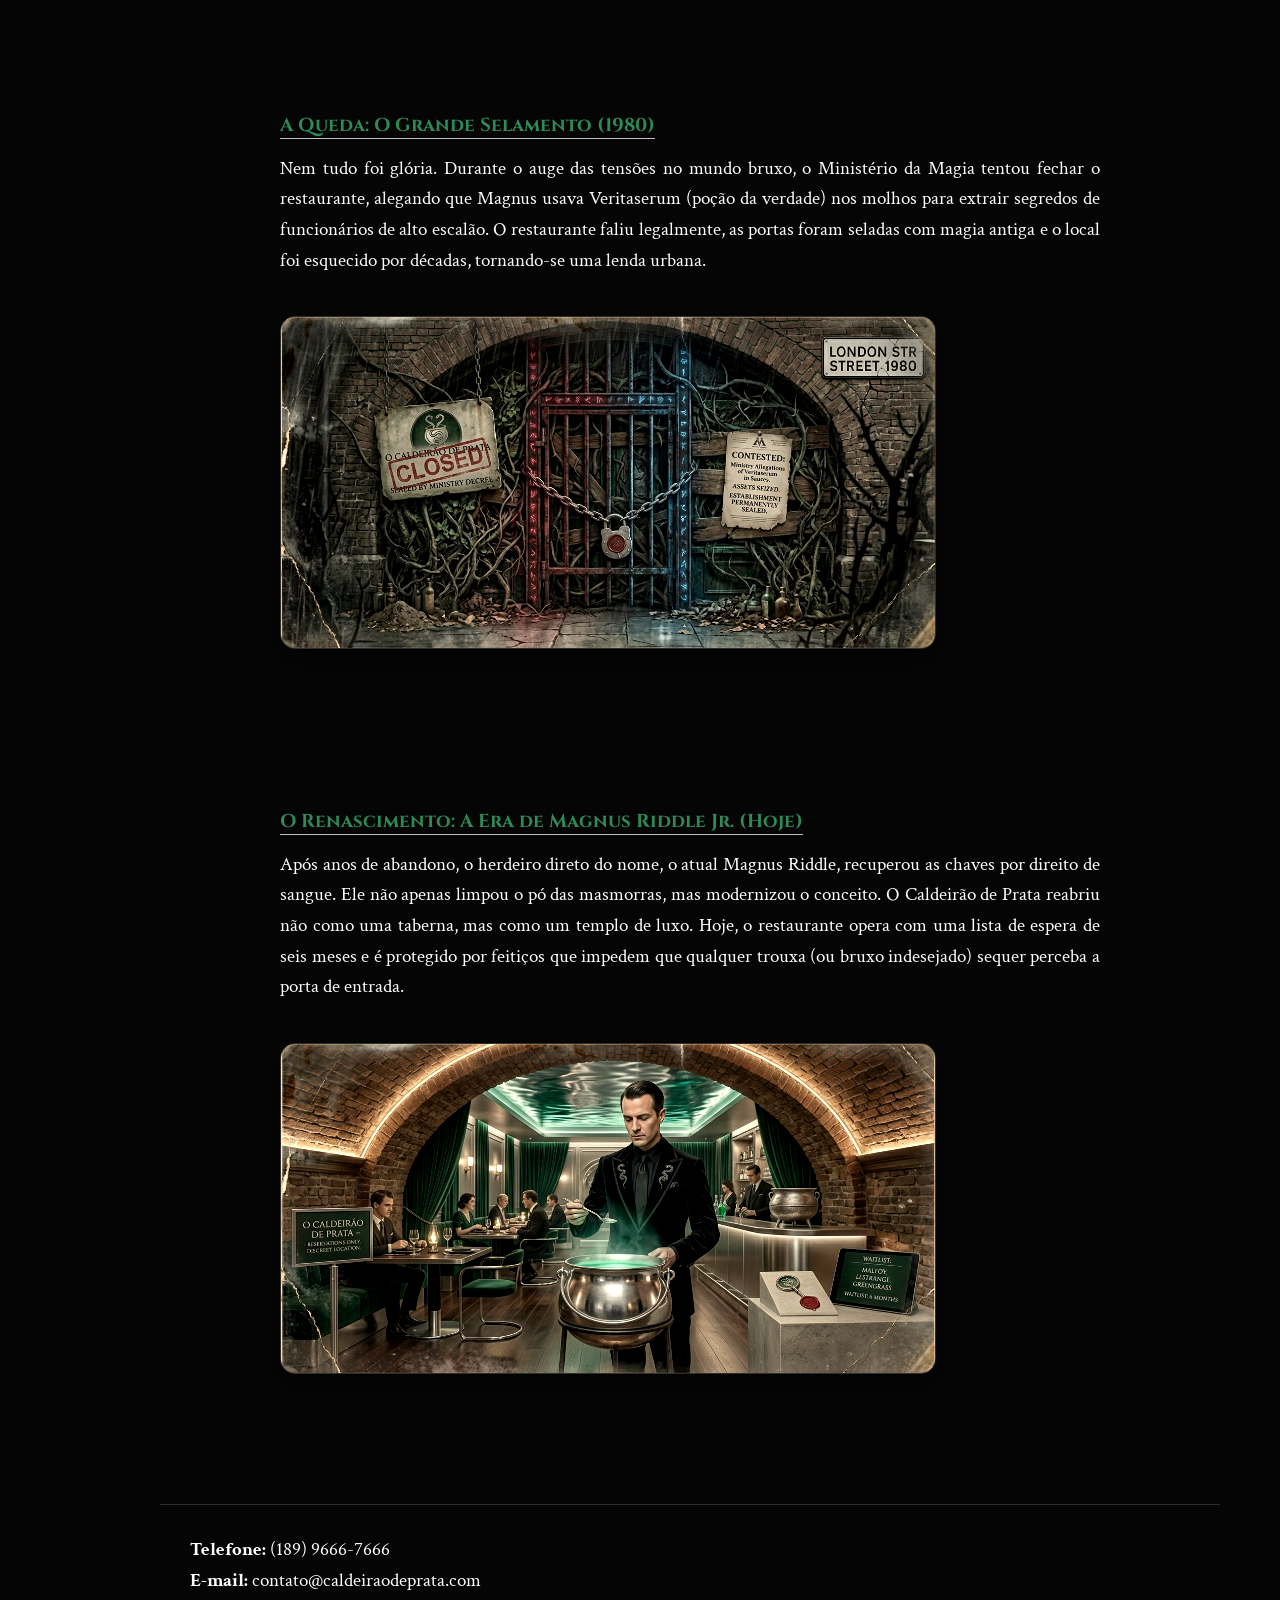
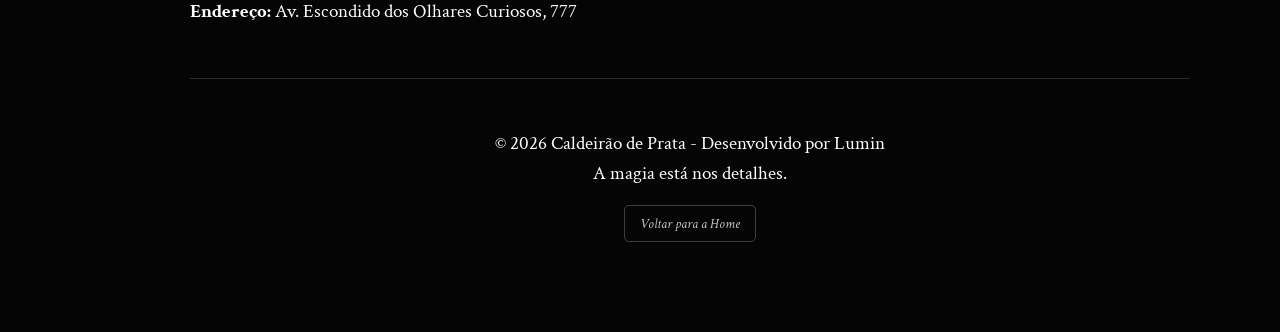
<file: .silver-caldron-byaleex/restaurante.html>
<!DOCTYPE html>
<html lang="pt-br">
<head>
    <meta charset="UTF-8">
    <meta name="viewport" content="width=device-width, initial-scale=1.0">
    <title>Caldeirão de Prata</title>
    <link rel="stylesheet" href="css/styles.css">
</head>

<body>
    <header id="main-header" class="sidebar">
        <div class="logo-container">
            <button class="closebtn" onclick="closeNav()">&times;</button>
            
            <button class="openbtn" onclick="openNav()">
                <img src="assets/image/logo.png" alt="Logo Caldeirão" id="main-logo">
            </button>
        </div>

        <nav id="navbar">
            <ul class="nav-list">
                <li class="nav-item">
                    <a href="index.html" class="nav-link">
                        <img src="assets/image/homeicon.png" class="nav-icon">
                        <span class="nav-text">Início</span>
                    </a>
                </li>
                <li class="nav-item">
                    <a href="cardapio.html" class="nav-link">
                        <img src="assets/image/cardapioicon.png" class="nav-icon">
                        <span class="nav-text">Cardápio</span>
                    </a>
                </li>
                <li class="nav-item">
                    <a href="restaurante.html" class="nav-link">
                        <img src="assets/image/restauranticon.png" class="nav-icon">
                        <span class="nav-text">Restaurante</span>
                    </a>
                </li>
                <li class="nav-item">
                    <a href="chef.html" class="nav-link">
                        <img src="assets/image/cheficon.png" class="nav-icon">
                        <span class="nav-text">O Chef</span>
                    </a>
                </li>
            </ul>
        </nav>
    </header>

    <main class="main-content">
        <section class="history-section">
            <h2 class="epic-title">A Linhagem do Prata e do Sangue</h2>

            <article class="history-block">
                <h3>O Surgimento: A Ambição de um Renegado (1920)</h3>
                <p>
                    O Caldeirão de Prata não nasceu em um ponto turístico bruxo.
                    Ele surgiu no subsolo de um antigo orfanato em Londres, onde
                    Magnus Riddle (um antepassado distante, cujos registros foram
                    "convenientemente" apagados) começou a experimentar a fusão
                    entre alta culinária e poções proibidas. Na época, a ideia de
                    comer algo que alterasse permanentemente sua percepção era vista
                    como heresia pelo Ministério da Magia.
                </p>

                <div class="image-wrapper">
                    <a href="#">
                        <img src="assets/image/passado1.png" alt="O Surgimento: A Ambição de um Renegado (1920)" class="history-images">
                    </a>
                </div>
            </article>

            <article class="history-block highlight">
                <h3>A Ascensão e a "Noite da Névoa Esmeralda" (1950)</h3>
                <p>
                    Nos anos 50, o restaurante tornou-se o epicentro da elite bruxa.
                    Dizem que decisões políticas cruciais para o mundo mágico foram
                    tomadas entre uma garrafa de Vinho de Sangue de Unicórnio (Sintético)
                    e um Bife de Dragão. Foi nessa época que Magnus instalou o famoso
                    "Teto de Mercúrio", que reflete o humor dos clientes através de cores metálicas.
                </p>

                <div class="image-wrapper">
                    <a href="#">
                        <img src="assets/image/passado2.png" alt="O Surgimento: A Ambição de um Renegado (1920)" class="history-images">
                    </a>
                </div>
            </article>

            <article class="history-block">
                <h3>A Queda: O Grande Selamento (1980)</h3>
                <p>
                    Nem tudo foi glória. Durante o auge das tensões no mundo bruxo, o
                    Ministério da Magia tentou fechar o restaurante, alegando que Magnus
                    usava Veritaserum (poção da verdade) nos molhos para extrair segredos
                    de funcionários de alto escalão. O restaurante faliu legalmente, as
                    portas foram seladas com magia antiga e o local foi esquecido por décadas,
                    tornando-se uma lenda urbana.
                </p>

                <div class="image-wrapper">
                    <a href="#">
                        <img src="assets/image/passado3.png" alt="O Surgimento: A Ambição de um Renegado (1920)" class="history-images">
                    </a>
                </div>
            </article>

            <article class="history-block">
                <h3>O Renascimento: A Era de Magnus Riddle Jr. (Hoje)</h3>
                <p>
                    Após anos de abandono, o herdeiro direto do nome, o atual Magnus Riddle,
                    recuperou as chaves por direito de sangue. Ele não apenas limpou o pó das
                    masmorras, mas modernizou o conceito. O Caldeirão de Prata reabriu não como
                    uma taberna, mas como um templo de luxo. Hoje, o restaurante opera com uma
                    lista de espera de seis meses e é protegido por feitiços que impedem que
                    qualquer trouxa (ou bruxo indesejado) sequer perceba a porta de entrada.
                </p>

                <div class="image-wrapper">
                    <a href="#">
                        <img src="assets/image/passado4.png" alt="O Surgimento: A Ambição de um Renegado (1920)" class="history-images">
                    </a>
                </div>
            </article>
        </section>
        <footer id="main-footer">
            <div class="contato">
                <p><strong>Telefone:</strong> (189) 9666-7666</p>
                <p><strong>E-mail:</strong> contato@caldeiraodeprata.com</p>
                <p><strong>Endereço:</strong> Av. Escondido dos Olhares Curiosos, 777</p>
            </div>

            <div class="copyright">
                <p style="margin-top: 50px;">&copy; 2026 Caldeirão de Prata - Desenvolvido por Lumin</p>
                <p>A magia está nos detalhes.</p>
            </div>
            <a href="../index.html" class="btn-card">Voltar para a Home</a>
        </footer>

        <script src="js/script.js"></script>
    </main>

</body>
</file>
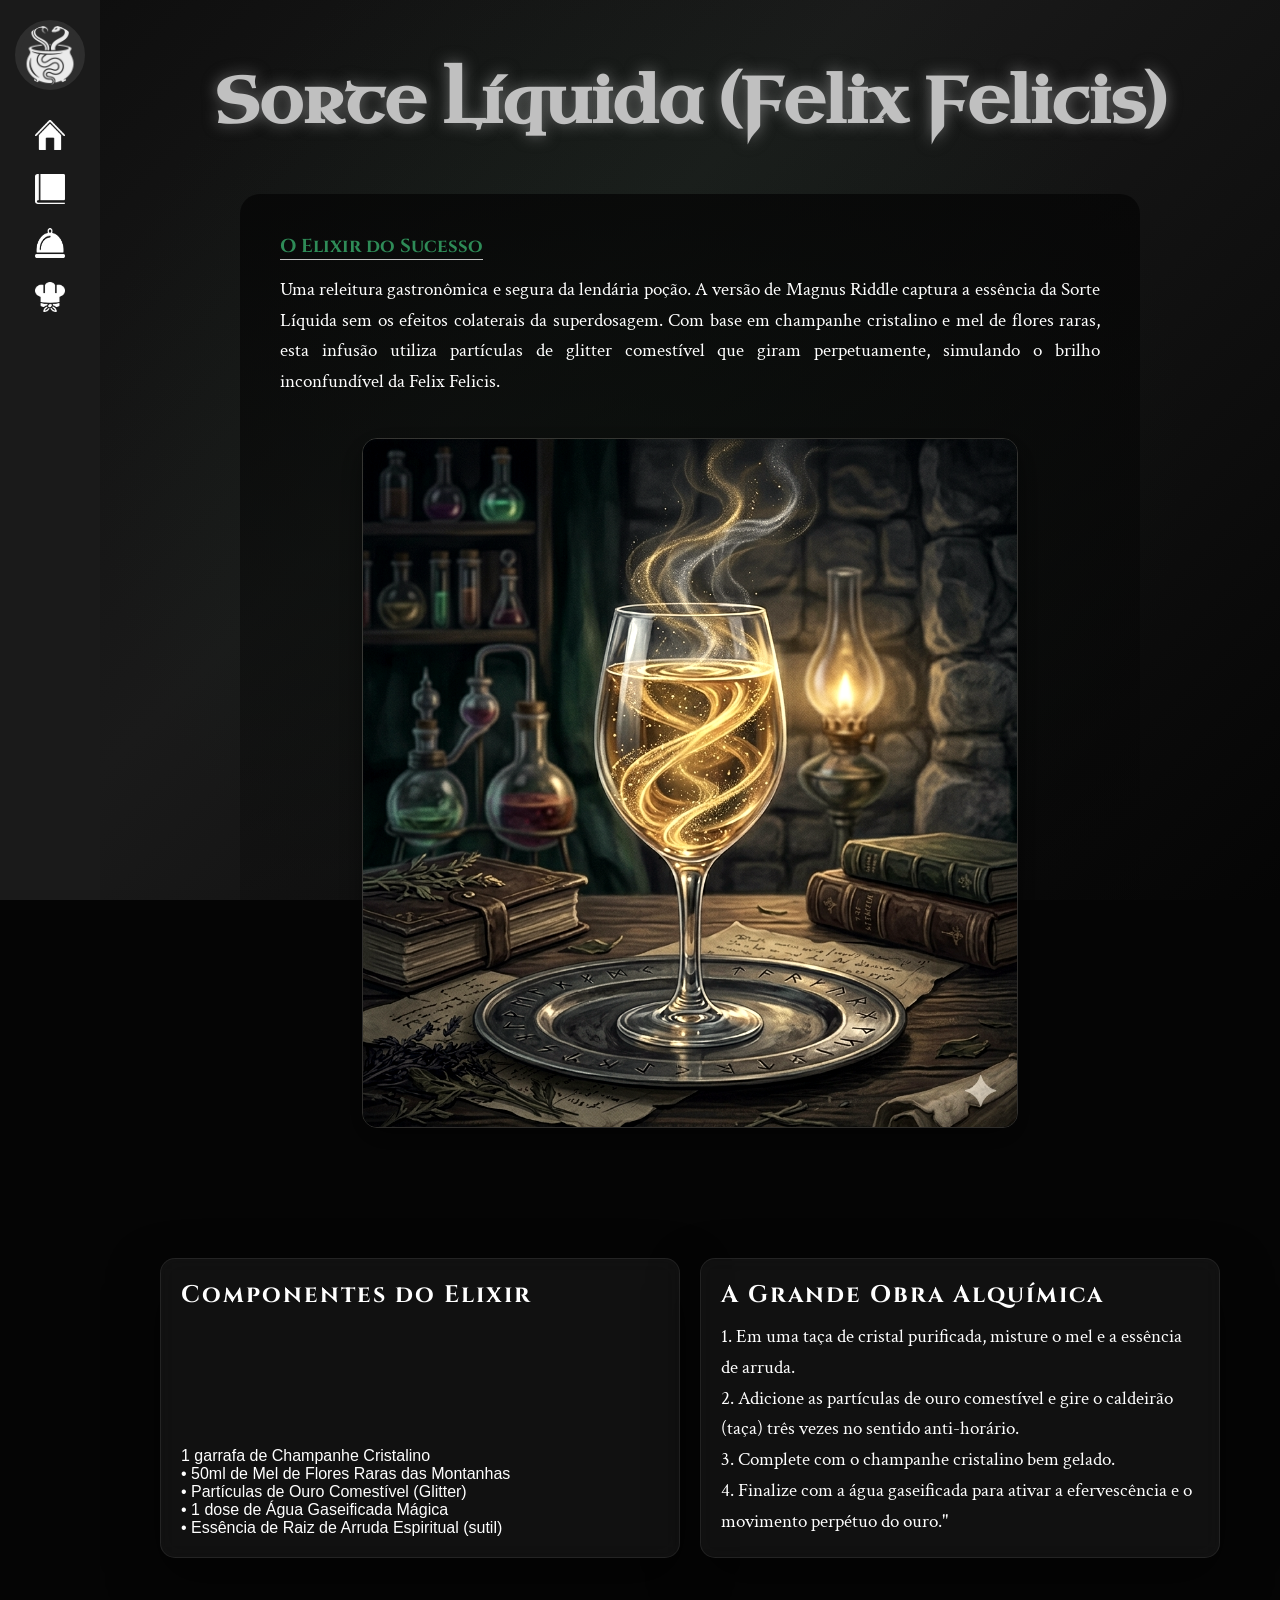
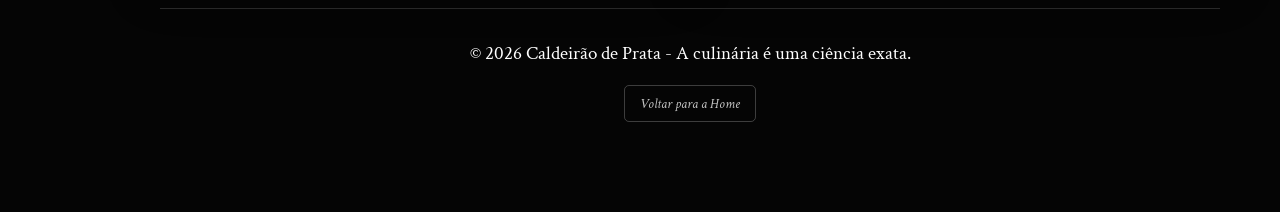
<file: .silver-caldron-byaleex/receitas/bebida.html>
<!DOCTYPE html>
<html lang="pt-br">
<head>
    <meta charset="UTF-8">
    <meta name="viewport" content="width=device-width, initial-scale=1.0">
    <title>Receita - Caldeirão de Prata</title>
    <link rel="stylesheet" href="../css/styles.css">
</head>

<body>
    <header id="main-header" class="sidebar">
        <div class="logo-container">
            <img src="../assets/image/logo.png" alt="Logo Caldeirão" id="main-logo">
        </div>
        <nav id="navbar">
            <ul class="nav-list">
                <li class="nav-item"><a href="../index.html" class="nav-link"><img src="../assets/image/homeicon.png" class="nav-icon"></a></li>
                <li class="nav-item"><a href="../cardapio.html" class="nav-link"><img src="../assets/image/cardapioicon.png" class="nav-icon"></a></li>
                <li class="nav-item"><a href="../restaurante.html" class="nav-link"><img src="../assets/image/restauranticon.png" class="nav-icon"></a></li>
                <li class="nav-item"><a href="../chef.html" class="nav-link"><img src="../assets/image/cheficon.png" class="nav-icon"></a></li>
            </ul>
        </nav>
    </header>

    <main class="main-content">
        <h1 class="epic-title">Sorte Líquida (Felix Felicis)</h1>

        <div class="history-block">
            <h3>O Elixir do Sucesso</h3>
            <p>
                Uma releitura gastronômica e segura da lendária poção. A versão de Magnus Riddle
                captura a essência da Sorte Líquida sem os efeitos colaterais da superdosagem. Com
                base em champanhe cristalino e mel de flores raras, esta infusão utiliza partículas
                de glitter comestível que giram perpetuamente, simulando o brilho inconfundível da Felix Felicis.
            </p>
        
            <div class="image-wrapper">
                <img src="../assets/image/bebida.png" alt="Uma taça de cristal contendo um líquido dourado incandescente com partículas de ouro e glitter comestível girando em espirais, em um laboratório alquímico sombrio." class="history-images">
            </div>
        </div>

        <section class="cards-top-container">
            <div class="card card-black">
                <h2>Componentes do Elixir</h2>
                <ul style="list-style: none; padding-top: 10px;">
                    <li>1 garrafa de Champanhe Cristalino</li>
                    <li>• 50ml de Mel de Flores Raras das Montanhas</li>
                    <li>• Partículas de Ouro Comestível (Glitter)</li>
                    <li>• 1 dose de Água Gaseificada Mágica</li>
                    <li>• Essência de Raiz de Arruda Espiritual (sutil)</li>
                </ul>
            </div>
            <div class="card card-black">
                <h2>A Grande Obra Alquímica</h2>
                <p>1. Em uma taça de cristal purificada, misture o mel e a essência de arruda.<br>
                   2. Adicione as partículas de ouro comestível e gire o caldeirão (taça) três vezes no sentido anti-horário.<br>
                   3. Complete com o champanhe cristalino bem gelado.<br>
                   4. Finalize com a água gaseificada para ativar a efervescência e o movimento perpétuo do ouro."
                </p>
            </div>
        </section>

        <footer id="main-footer">
            <p>&copy; 2026 Caldeirão de Prata - A culinária é uma ciência exata.</p>
            <a href="../index.html" class="btn-card">Voltar para a Home</a>
        </footer>
    </main>
</body>
</html>
</file>
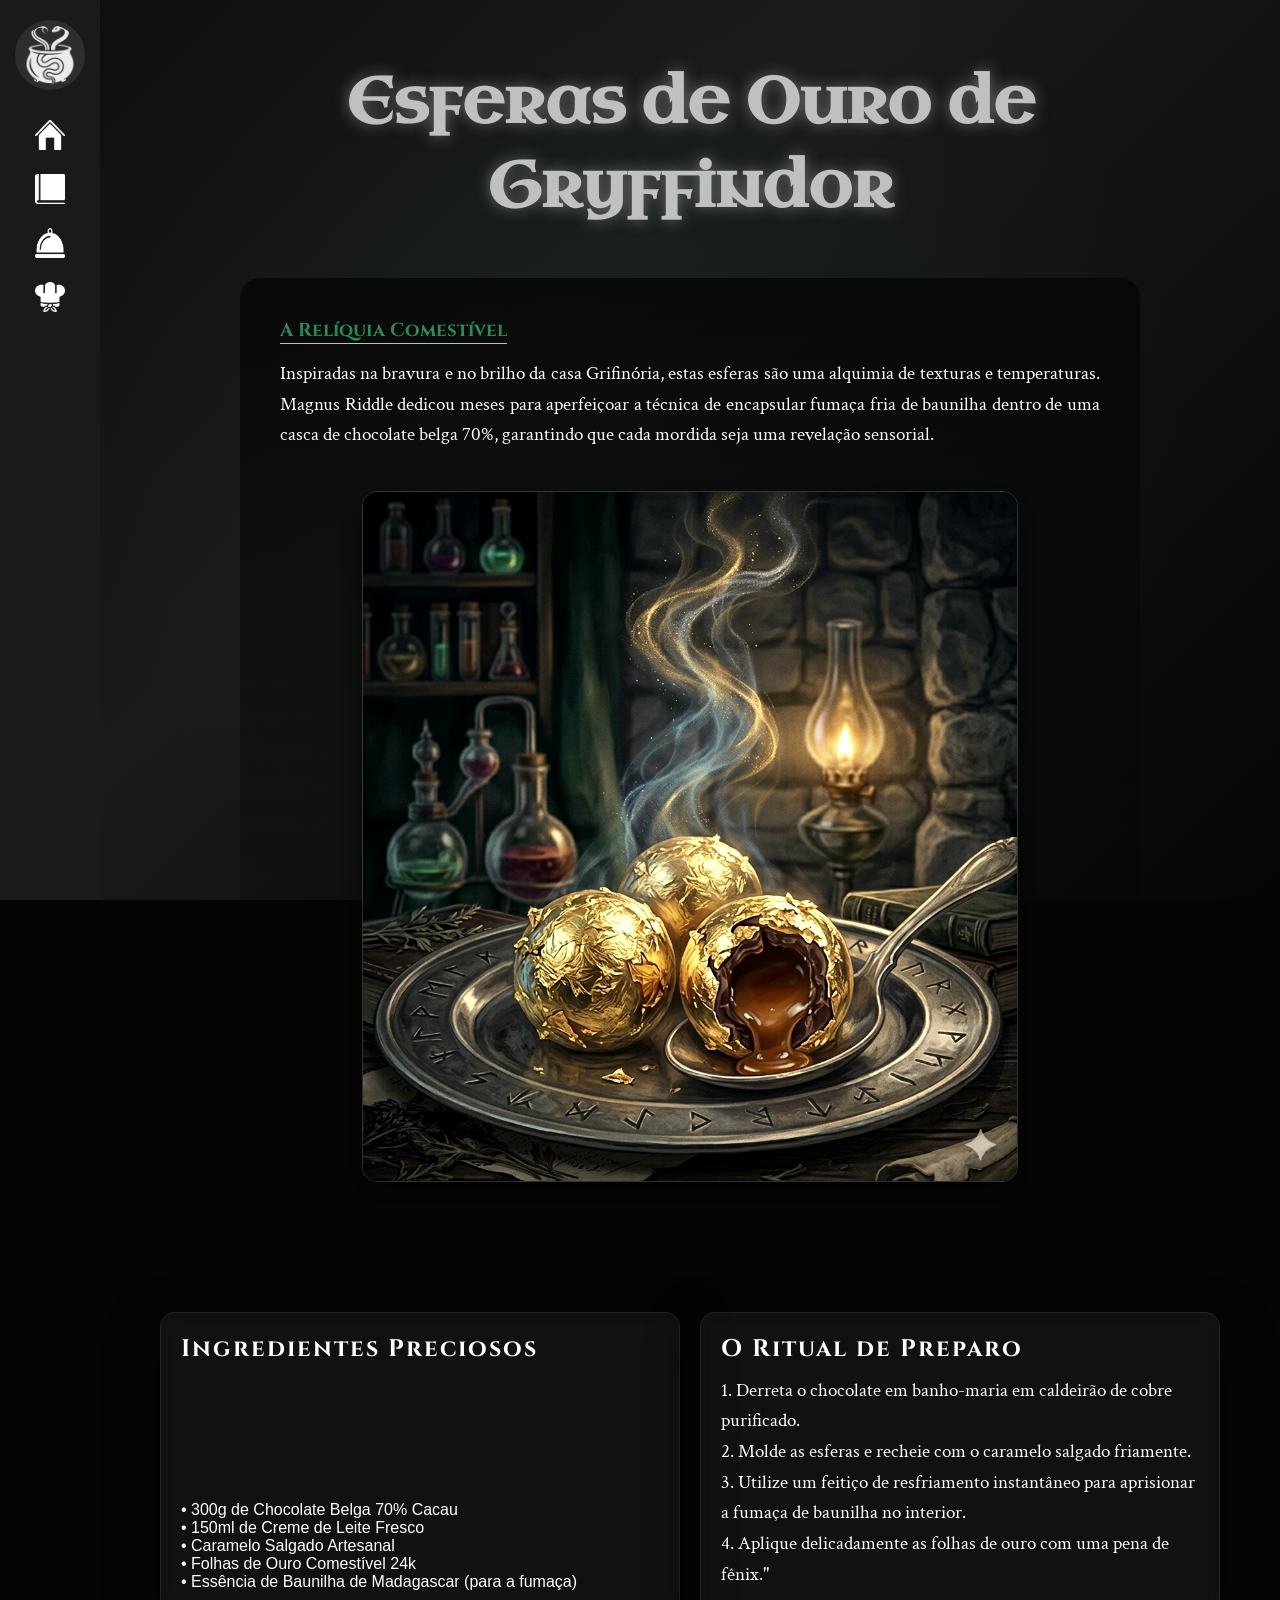
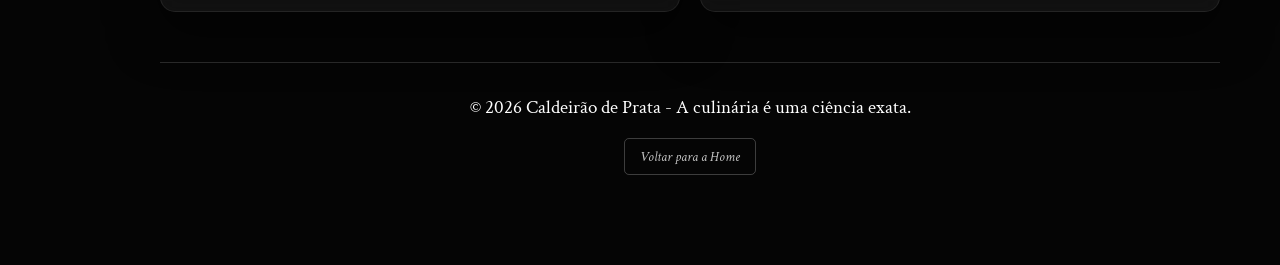
<file: .silver-caldron-byaleex/receitas/doce.html>
<!DOCTYPE html>
<html lang="pt-br">
<head>
    <meta charset="UTF-8">
    <meta name="viewport" content="width=device-width, initial-scale=1.0">
    <title>Receita - Caldeirão de Prata</title>
    <link rel="stylesheet" href="../css/styles.css">
</head>

<body>
    <header id="main-header" class="sidebar">
        <div class="logo-container">
            <img src="../assets/image/logo.png" alt="Logo Caldeirão" id="main-logo">
        </div>
        <nav id="navbar">
            <ul class="nav-list">
                <li class="nav-item"><a href="../index.html" class="nav-link"><img src="../assets/image/homeicon.png" class="nav-icon"></a></li>
                <li class="nav-item"><a href="../cardapio.html" class="nav-link"><img src="../assets/image/cardapioicon.png" class="nav-icon"></a></li>
                <li class="nav-item"><a href="../restaurante.html" class="nav-link"><img src="../assets/image/restauranticon.png" class="nav-icon"></a></li>
                <li class="nav-item"><a href="../chef.html" class="nav-link"><img src="../assets/image/cheficon.png" class="nav-icon"></a></li>
            </ul>
        </nav>
    </header>

    <main class="main-content">
        <h1 class="epic-title">Esferas de Ouro de Gryffindor</h1>

        <div class="history-block">
            <h3>A Relíquia Comestível</h3>
            <p>
                Inspiradas na bravura e no brilho da casa Grifinória, estas esferas
                são uma alquimia de texturas e temperaturas. Magnus Riddle dedicou
                meses para aperfeiçoar a técnica de encapsular fumaça fria de baunilha
                dentro de uma casca de chocolate belga 70%, garantindo que cada mordida
                seja uma revelação sensorial.
            </p>
            
            <div class="image-wrapper">
                <img src="../assets/image/doce.png" alt="Três trufas de chocolate belga cobertas com folhas de ouro comestível e recheio de caramelo salgado escorrendo, em um ambiente alquímico e sombrio." class="history-images">
            </div>
        </div>

        <section class="cards-top-container">
            <div class="card card-black">
                <h2>Ingredientes Preciosos</h2>
                <ul style="list-style: none; padding-top: 10px;">
                    <li>• 300g de Chocolate Belga 70% Cacau</li>
                    <li>• 150ml de Creme de Leite Fresco</li>
                    <li>• Caramelo Salgado Artesanal</li>
                    <li>• Folhas de Ouro Comestível 24k</li>
                    <li>• Essência de Baunilha de Madagascar (para a fumaça)</li>
                </ul>
            </div>
            <div class="card card-black">
                <h2>O Ritual de Preparo</h2>
                <p>1. Derreta o chocolate em banho-maria em caldeirão de cobre purificado.<br>
                   2. Molde as esferas e recheie com o caramelo salgado friamente.<br>
                   3. Utilize um feitiço de resfriamento instantâneo para aprisionar a fumaça de baunilha no interior.<br>
                   4. Aplique delicadamente as folhas de ouro com uma pena de fênix."
                </p>
            </div>
        </section>

        <footer id="main-footer">
            <p>&copy; 2026 Caldeirão de Prata - A culinária é uma ciência exata.</p>
            <a href="../index.html" class="btn-card">Voltar para a Home</a>
        </footer>
    </main>
</body>
</html>
</file>
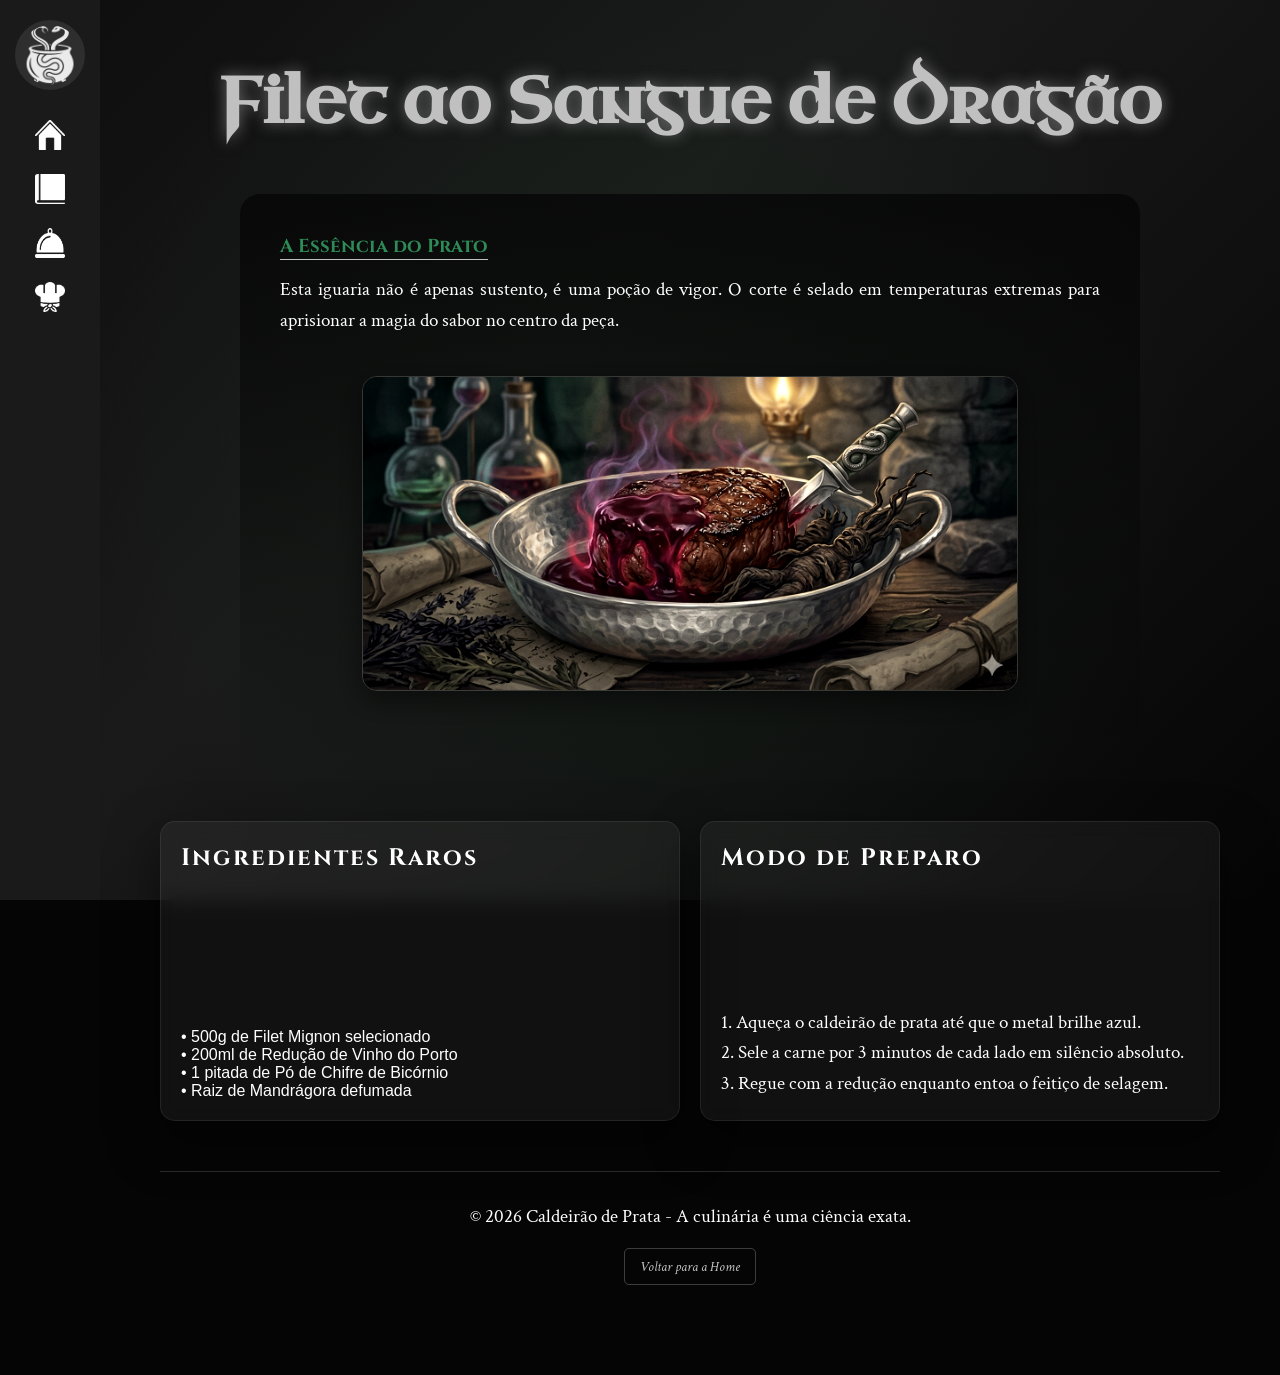
<file: .silver-caldron-byaleex/receitas/salgado.html>
<!DOCTYPE html>
<html lang="pt-br">
<head>
    <meta charset="UTF-8">
    <meta name="viewport" content="width=device-width, initial-scale=1.0">
    <title>Receita - Caldeirão de Prata</title>
    <link rel="stylesheet" href="../css/styles.css">
</head>

<body>
    <header id="main-header" class="sidebar">
        <div class="logo-container">
            <img src="../assets/image/logo.png" alt="Logo Caldeirão" id="main-logo">
        </div>
        <nav id="navbar">
            <ul class="nav-list">
                <li class="nav-item"><a href="../index.html" class="nav-link"><img src="../assets/image/homeicon.png" class="nav-icon"></a></li>
                <li class="nav-item"><a href="../cardapio.html" class="nav-link"><img src="../assets/image/cardapioicon.png" class="nav-icon"></a></li>
                <li class="nav-item"><a href="../restaurante.html" class="nav-link"><img src="../assets/image/restauranticon.png" class="nav-icon"></a></li>
                <li class="nav-item"><a href="../chef.html" class="nav-link"><img src="../assets/image/cheficon.png" class="nav-icon"></a></li>
            </ul>
        </nav>
    </header>

    <main class="main-content">
        <h1 class="epic-title">Filet ao Sangue de Dragão</h1>

        <div class="history-block">
            <h3>A Essência do Prato</h3>
            <p>Esta iguaria não é apenas sustento, é uma poção de vigor. O corte é selado em temperaturas extremas para aprisionar a magia do sabor no centro da peça.</p>
            
            <div class="image-wrapper">
                <img src="../assets/image/salgado.png" alt="Filet ao Sangue de Dragão" class="history-images">
            </div>
        </div>

        <section class="cards-top-container">
            <div class="card card-black">
                <h2>Ingredientes Raros</h2>
                <ul style="list-style: none; padding-top: 10px;">
                    <li>• 500g de Filet Mignon selecionado</li>
                    <li>• 200ml de Redução de Vinho do Porto</li>
                    <li>• 1 pitada de Pó de Chifre de Bicórnio</li>
                    <li>• Raiz de Mandrágora defumada</li>
                </ul>
            </div>
            <div class="card card-black">
                <h2>Modo de Preparo</h2>
                <p>1. Aqueça o caldeirão de prata até que o metal brilhe azul.<br>
                   2. Sele a carne por 3 minutos de cada lado em silêncio absoluto.<br>
                   3. Regue com a redução enquanto entoa o feitiço de selagem.</p>
            </div>
        </section>

        <footer id="main-footer">
            <p>&copy; 2026 Caldeirão de Prata - A culinária é uma ciência exata.</p>
            <a href="../index.html" class="btn-card">Voltar para a Home</a>
        </footer>
    </main>
</body>
</html>
</file>
<file: .silver-caldron-byaleex/css/styles.css>
@import url('https://fonts.googleapis.com/css2?family=Cinzel:wght@400;700&family=Crimson+Text:ital,wght@0,400;0,700;1,400&family=Uncial+Antiqua&display=swap');

* { 
    margin: 0;
    padding: 0;
    box-sizing: border-box;
}

html {
    scroll-behavior: smooth;
}

body {
    display: flex;
    min-height: 100vh;
    font-family: 'Segoe UI', Tahoma, Geneva, Verdana, sans-serif;
    background-color: #050505;
}

h1 {
    font-family: 'Uncial Antiqua', serif;
    font-size: 3.5rem;
    color: #c0c0c0;
    text-shadow: 0 0 15px rgba(192, 192, 192, 0.3);
}

h2 {
    font-family: 'Cinzel', serif;
    letter-spacing: 2px;
    margin-bottom: 10px;
}

p {
    font-family: 'Crimson Text', serif;
    font-size: 1.2rem;
    line-height: 1.6;
}

.section-title {
    color: #c0c0c0;
    border-left: 5px solid rgba(46, 139, 87, 0.4);
    padding-left: 15px;
    margin-bottom: 20px;
    display: inline-block;
}

.sidebar {
    width: 100px;
    height: 100vh;
    position: fixed;
    background-color: #1a1a1a;
    color: white;
    padding: 20px;
    display: flex;
    flex-direction: column;
    align-items: center;
    gap: 30px;
    z-index: 100;
}

.sidebar {
    width: 100px;
    transition: 0.5s;
    overflow-x: hidden;
}

.openbtn {
    background: none;
    border: none;
    cursor: pointer;
}

.closebtn {
    display: none;
    position: absolute;
    top: 10px;
    right: 25px;
    font-size: 36px;
    background: none;
    border: none;
    color: white;
    cursor: pointer;
}

.nav-text {
    display: none;
    margin-left: 15px;
    font-family: 'Cinzel', serif;
    color: #c0c0c0;
    white-space: nowrap;
}

.sidebar.open {
    width: 250px;
    align-items: flex-start;
    padding-left: 30px;
}

.sidebar.open .nav-text {
    display: inline;
}

.sidebar.open .closebtn {
    display: block;
}

.sidebar.open .nav-link {
    display: flex;
    align-items: center;
}

.main-content {
    transition: margin-left 0.5s;
}

.main-content {
    margin-left: 100px;
    width: calc(100% - 100px);
    padding: 60px;
    min-height: 100vh;
    color: white;
    position: relative;
    background: 
        radial-gradient(circle at 50% 50%, rgba(26, 71, 42, 0.2) 0%, transparent 70%),
        linear-gradient(135deg, #0d0d0d 0%, #1a1a1a 40%, #050505 100%);
    background-attachment: fixed;
}

.main-content::before {
    content: "";
    position: absolute;
    top: 0; left: 0;
    width: 100%; height: 100%;
    opacity: 0.03;
    pointer-events: none;
    background-image: url('https://www.transparenttextures.com/patterns/stardust.png');
    background-attachment: fixed;
}

.logo-container {
    display: flex;
    align-items: center;
    background-color: #2e2e2e;
    border-radius: 50px;
    border: 5px solid #2e2e2e;
}

#main-logo {
    width: 60px;
    height: auto;
    border-radius: 50%;
    transition: 0.3s;
}

#main-logo:hover {
    filter: drop-shadow(0 0 5px rgba(192, 192, 192, 0.5));
}

.nav-list {
    list-style: none;
    display: flex;
    flex-direction: column;
    /* align-items: center; */
}

.nav-item {
    margin-bottom: 20px;
}

.nav-link {
    text-decoration: none;
    transition: 0.3s;
}

.nav-link:hover {
    filter: drop-shadow(0 0 5px rgba(192, 192, 192, 0.8));
}

.nav-icon {
    width: 30px;
    height: 30px;
}

.hero-section {
    height: 300px;
    display: flex;
    justify-content: space-between;
}

.cards-top-container {
    display: flex;
    gap: 20px;
    margin-top: 50px;
}

.card, .card-green {
    flex: 1;
    backdrop-filter: blur(10px);
    border-radius: 15px;
    padding: 20px;
    background: rgba(255, 255, 255, 0.05);
    border: 1px solid rgba(192, 192, 192, 0.1);
    display: flex;
    flex-direction: column;
    justify-content: space-between;
    transition: transform 0.3s ease, background 0.3s ease, border-color 0.3s ease, box-shadow 0.3s ease;
}

.card { 
    height: 300px;
    box-shadow: 0 20px 50px rgba(0, 0, 0, 0.5);
}

.card-green {
    height: 260px;
    box-shadow: 0 20px 50px rgba(0, 0, 0, 0.3);
}

.card:hover, .card-green:hover {
    transform: translateY(-15px) scale(1.02);
    background: rgba(255, 255, 255, 0.08);
    border-color: rgba(46, 139, 87, 0.4);
    box-shadow: 0 30px 60px rgba(0, 0, 0, 0.7), 0 0 20px rgba(46, 139, 87, 0.2);
}

.btn-card {
    display: inline-block;
    align-self: flex-start;
    margin-top: 15px;
    padding: 8px 15px;
    text-decoration: none;
    font-family: 'Crimson Text', serif;
    font-style: italic;
    font-size: 0.9rem;
    color: #c0c0c0;
    border: 1px solid rgba(192, 192, 192, 0.3);
    border-radius: 5px;
    transition: 0.3s ease;
}

.btn-card:hover {
    background-color: rgba(192, 192, 192, 0.1);
    color: #ffffff;
    border-color: #ffffff;
    box-shadow: 0 0 10px rgba(192, 192, 192, 0.2);
    transform: scale(1.05);
}

.carousel-section, .card-center {
    margin-top: 20px;
    background-color: rgba(255, 255, 255, 0.05);
    backdrop-filter: blur(10px);
    border-radius: 15px;
    border: 1px solid rgba(255, 255, 255, 0.1);
    padding: 20px;
}

.carousel-container, .card-marcas {
    display: flex;
    justify-content: space-between;
    gap: 20px;
}

#main-footer {
    text-align: center;
    padding: 30px;
    border-top: 1px solid rgba(192, 192, 192, 0.2);
    font-size: 0.8rem;
    margin-top: 50px;
}

#main-footer p:hover {
    color: #c0c0c0;
    transition: 0.5s;
    text-shadow: 0 0 10px rgba(192, 192, 192, 0.5);
}

.epic-title {
    font-family: 'Uncial Antiqua', serif;
    text-align: center;
    font-size: 4rem;
    color: #c0c0c0;
    text-shadow: 0 0 15px rgba(192, 192, 192, 0.5);
    margin-bottom: 50px;
}

.history-block {
    max-width: 900px;
    margin: 40px auto;
    padding: 40px;
    background: linear-gradient(to bottom, rgba(5, 5, 5, 0.8), transparent);
    border-radius: 20px;
    text-align: justify;
}

.history-block h3 {
    font-family: 'Cinzel', serif;
    color: #2e8b57;
    margin-bottom: 15px;
    border-bottom: 1px solid #c0c0c0;
    display: inline-block;
}

.history-images {
    max-width: 80%;
    height: auto;
    display: flex;
    justify-content: center;
    align-items: center;
    border-radius: 15px;
    border: 1px solid rgba(192, 192, 192, 0.2);
    box-shadow: 0 10px 30px rgba(0, 0, 0, 0.5);
    filter: sepia(0.2) contrast(1.1);
    transition: 0.5s ease;
}

.history-images:hover {
    filter: sepia(0) contrast(1.2);
    transform: scale(1.02);
    border-color: rgba(46, 139, 87, 0.6);
}

.chef-intro blockquote {
    font-family: 'Crimson Text', serif;
    font-style: italic;
    font-size: 1.5rem;
    color: #2e8b57;
    text-align: center;
    margin: 30px 0;
    padding: 20px;
    border-top: 1px solid rgba(192, 192, 192, 0.2);
    border-bottom: 1px solid rgba(192, 192, 192, 0.2);
}

.image-wrapper {
    display: flex;
    justify-content: center;
    align-items: center;
    width: 100%;
    margin: 40px 0;
}

.menu-item {
    display: flex;
    justify-content: space-between;
    align-items: center;
    border-bottom: 1px;
    border-bottom: 1px dashed rgba(192, 192, 192, 0.2);
    padding: 15px 0;
    transition: 0.3s;
}

.menu-item:last-child {
    border-bottom: none;
}

.menu-item:hover {
    padding-left: 10px;
    background: rgba(255, 255, 255, 0.02);
}

.item-info h3 {
    font-family: 'Cinzel', serif;
    color: #ffd700;
    font-size: 1.3rem;
    margin-bottom: 5px;
}

.item-info p {
    font-size: 1rem;
    opacity: 0.8;
}

.price {
    font-family: 'Cinzel', serif;
    color: #c0c0c0;
    font-weight: bold;
    min-width: 120px;
    text-align: right;
}

#typewriter {
    font-family: 'Crimson Text', serif;
    font-size: 1.5rem;
    border-right: 2px solid rgba(192, 192, 192, 0.75); 
    white-space: nowrap;
    overflow: hidden;
    display: inline-block;
    animation: blink-caret 0.75s step-end infinite;
}

.contato {
    display: flex;
    flex-direction: column;
    align-items: flex-start;
    margin-bottom: 50px;
}

.copyright {
    margin-top: 50px;
    border-top: 1px solid rgba(192, 192, 192, 0.2);
}

.copy-text {
    margin-top: 50px;
}

.hero-images {
    max-width: 600px;
    height: auto;
    display: flex;
    justify-content: center;
    align-items: center;
    filter: sepia(0.2) contrast(1.1);
    transition: 0.5s ease;
}

@keyframes blink-caret {
    from, to { border-color: transparent }
    50% { border-color: #c0c0c0; }
}
</file>
<file: .slot-racers-site-byaleex/style/style.css>
/* ==========================================================================
   PALETA GAMER RETRO-FUTURISTA E RESET
   ========================================================================== */
:root {
  --bg-dark: #0a0814;
  --bg-card: #130f26;
  --bg-card-border: #2a1f4d;
  --p1-red: #ff3b4f;
  --p1-glow: rgba(255, 59, 79, 0.4);
  --p2-cyan: #00f0ff;
  --p2-glow: rgba(0, 240, 255, 0.4);
  --arcade-yellow: #ffe600;
  --text-main: #f0edf9;
  --text-muted: #9f96c0;
  --font-retro: 'Press Start 2P', monospace;
  --font-body: 'Chakra Petch', sans-serif;
  --transicao: all 0.2s cubic-bezier(0.175, 0.885, 0.32, 1.275);
}

* {
  margin: 0;
  padding: 0;
  box-sizing: border-box;
}

html {
  scroll-behavior: smooth;
  font-family: var(--font-body);
  background-color: var(--bg-dark);
  color: var(--text-main);
}

body {
  overflow-x: hidden;
  position: relative;
  line-height: 1.5;
}

/* ==========================================================================
   EFEITO CRT SCANLINES RETRÔ
   ========================================================================== */
.overlay-scanlines {
  position: fixed;
  top: 0;
  left: 0;
  width: 100vw;
  height: 100vh;
  background: linear-gradient(
    rgba(18, 16, 16, 0) 50%, 
    rgba(0, 0, 0, 0.25) 50%
  );
  background-size: 100% 4px;
  z-index: 999;
  pointer-events: none;
  opacity: 0.6;
}

.container {
  max-width: 1140px;
  margin: 0 auto;
  padding: 0 1.5rem;
}

/* ==========================================================================
   CABEÇALHO
   ========================================================================== */
#cabecalho-arcade {
  background: rgba(10, 8, 20, 0.95);
  border-bottom: 2px solid var(--bg-card-border);
  position: sticky;
  top: 0;
  z-index: 100;
  backdrop-filter: blur(10px);
  padding: 0.85rem 0;
}

.container-header {
  display: flex;
  justify-content: space-between;
  align-items: center;
  gap: 1rem;
}

.badge-retro {
  font-family: var(--font-retro);
  font-size: 0.55rem;
  color: var(--arcade-yellow);
  letter-spacing: 1px;
}

.logo-texto {
  font-family: var(--font-retro);
  font-size: 1.2rem;
  color: var(--p1-red);
  text-shadow: 0 0 10px var(--p1-glow);
}

.logo-texto span {
  color: var(--p2-cyan);
  text-shadow: 0 0 10px var(--p2-glow);
}

.nav-links {
  display: flex;
  list-style: none;
  gap: 1.25rem;
}

.nav-links a {
  text-decoration: none;
  color: var(--text-muted);
  font-weight: 700;
  font-size: 0.95rem;
  text-transform: uppercase;
  transition: var(--transicao);
}

.nav-links a:hover {
  color: var(--arcade-yellow);
  text-shadow: 0 0 8px rgba(255, 230, 0, 0.6);
}

.btn-play-header {
  font-family: var(--font-retro);
  font-size: 0.65rem;
  background: var(--arcade-yellow);
  color: #000;
  padding: 0.65rem 1rem;
  text-decoration: none;
  border-radius: 4px;
  font-weight: 700;
  box-shadow: 0 0 12px rgba(255, 230, 0, 0.4);
  transition: var(--transicao);
}

.btn-play-header:hover {
  transform: scale(1.05);
  background: #fff;
}

/* ==========================================================================
   SEÇÃO HERO
   ========================================================================== */
.secao-hero {
  padding: 4.5rem 0 3rem;
  background: radial-gradient(circle at 50% 20%, #201242 0%, var(--bg-dark) 70%);
}

.hero-grid {
  display: grid;
  grid-template-columns: 1.2fr 0.8fr;
  align-items: center;
  gap: 2.5rem;
}

.tag-alerta {
  display: inline-block;
  font-family: var(--font-retro);
  font-size: 0.65rem;
  color: var(--p2-cyan);
  background: rgba(0, 240, 255, 0.1);
  padding: 0.4rem 0.8rem;
  border: 1px solid var(--p2-cyan);
  border-radius: 4px;
  margin-bottom: 1rem;
}

.hero-titulo {
  font-size: 2.4rem;
  line-height: 1.2;
  font-weight: 800;
  margin-bottom: 1.2rem;
  text-transform: uppercase;
}

.hero-descricao {
  font-size: 1.1rem;
  color: var(--text-muted);
  margin-bottom: 2rem;
}

.hero-acoes {
  display: flex;
  gap: 1rem;
}

.btn-cta {
  font-family: var(--font-retro);
  font-size: 0.75rem;
  padding: 1rem 1.4rem;
  text-decoration: none;
  border-radius: 6px;
  transition: var(--transicao);
  display: inline-block;
}

.btn-cta.primario {
  background: var(--p1-red);
  color: #fff;
  box-shadow: 0 0 16px var(--p1-glow);
}

.btn-cta.primario:hover {
  transform: translateY(-3px);
  background: #ff5968;
}

.btn-cta.secundario {
  background: transparent;
  color: var(--p2-cyan);
  border: 2px solid var(--p2-cyan);
}

.btn-cta.secundario:hover {
  background: rgba(0, 240, 255, 0.1);
  transform: translateY(-3px);
}

/* Card Versus */
.card-versus {
  background: var(--bg-card);
  border: 2px solid var(--bg-card-border);
  border-radius: 12px;
  padding: 2rem;
  display: flex;
  justify-content: space-around;
  align-items: center;
  box-shadow: 0 10px 30px rgba(0,0,0,0.5);
}

.lado-p1, .lado-p2 {
  display: flex;
  flex-direction: column;
  align-items: center;
  gap: 0.5rem;
}

.icone-carro {
  font-size: 3rem;
  filter: drop-shadow(0 0 8px rgba(255,255,255,0.4));
}

.rotulo-p {
  font-family: var(--font-retro);
  font-size: 0.7rem;
}

.cor-p1 {
  color: var(--p1-red);
  font-weight: 800;
}

.cor-p2 {
  color: var(--p2-cyan);
  font-weight: 800;
}

.divisor-vs {
  font-family: var(--font-retro);
  font-size: 1.4rem;
  color: var(--arcade-yellow);
  text-shadow: 0 0 10px rgba(255, 230, 0, 0.6);
}

/* ==========================================================================
   SEÇÃO ARENA (MOLDURA DO CANVAS)
   ========================================================================== */
.secao-arena {
  padding: 3rem 0;
}

.moldura-arcade {
  background: #110d24;
  border: 4px solid #3d2d6d;
  border-radius: 12px;
  box-shadow: 0 0 30px rgba(61, 45, 109, 0.6);
  overflow: hidden;
}

.arcade-topo {
  background: #0a0817;
  padding: 0.75rem 1.25rem;
  display: flex;
  align-items: center;
  gap: 0.75rem;
  border-bottom: 2px solid #231942;
  font-family: var(--font-retro);
  font-size: 0.65rem;
}

.led {
  width: 10px;
  height: 10px;
  border-radius: 50%;
}

.led.red { background: #ff4444; box-shadow: 0 0 6px #ff4444; }
.led.yellow { background: #ffbb00; box-shadow: 0 0 6px #ffbb00; }
.led.green { background: #00ff66; box-shadow: 0 0 6px #00ff66; }

.arcade-title {
  color: var(--text-muted);
  flex-grow: 1;
}

.score-p1 { color: var(--p1-red); margin-right: 1rem; }
.score-p2 { color: var(--p2-cyan); }

.canvas-screen {
  position: relative;
  background: #000;
  display: flex;
  flex-direction: column;
  justify-content: center;
  align-items: center;
  padding: 1rem;
  gap: 0.75rem;
}

#gameCanvas {
  display: block;
  width: 100%;
  max-width: 960px;
  height: auto;
  background-color: #05040a;
}

.game-toolbar,
.maze-picker,
.game-actions {
  display: flex;
  align-items: center;
}

.game-toolbar {
  width: 100%;
  justify-content: space-between;
  gap: 0.75rem;
  flex-wrap: wrap;
  padding: 0.75rem;
  background: #0a0817;
  border: 1px solid #231942;
}

.maze-picker,
.game-actions {
  gap: 0.5rem;
  flex-wrap: wrap;
}

.toolbar-label,
.maze-number {
  font-family: var(--font-retro);
  font-size: 0.55rem;
}

.toolbar-label {
  color: var(--text-muted);
  margin-right: 0.25rem;
}

.maze-button,
.action-button {
  min-height: 2.25rem;
  padding: 0.4rem 0.65rem;
  border: 1px solid #3d2d6d;
  border-radius: 4px;
  background: #130f26;
  color: var(--text-main);
  cursor: pointer;
  font-family: var(--font-body);
  font-size: 0.85rem;
  font-weight: 700;
}

.maze-button:hover,
.action-button:hover {
  border-color: var(--p2-cyan);
}

.maze-button.is-active {
  border-color: var(--arcade-yellow);
  color: var(--arcade-yellow);
}

.maze-number {
  margin-right: 0.25rem;
  color: var(--p2-cyan);
}

.action-button {
  color: var(--p2-cyan);
}

.restart-button {
  color: var(--arcade-yellow);
}

.game-status {
  width: 100%;
  margin: 0;
  color: var(--text-muted);
  font-size: 0.9rem;
  text-align: center;
}

.arcade-base {
  background: #0a0817;
  padding: 0.75rem 1.25rem;
  border-top: 2px solid #231942;
  display: flex;
  justify-content: space-between;
  font-family: var(--font-retro);
  font-size: 0.55rem;
  color: var(--text-muted);
}

/* ==========================================================================
   SEÇÕES GERAIS (HISTÓRIA, JOGABILIDADE, CONTROLES)
   ========================================================================== */
.secao-historia, .secao-jogabilidade, .secao-controles, .secao-conquistas {
  padding: 4.5rem 0;
}

.cabecalho-bloco {
  text-align: center;
  margin-bottom: 2.5rem;
}

.sub-categoria {
  font-family: var(--font-retro);
  font-size: 0.65rem;
  color: var(--arcade-yellow);
  text-transform: uppercase;
}

.cabecalho-bloco h2 {
  font-size: 2.1rem;
  text-transform: uppercase;
  margin-top: 0.4rem;
}

.historia-grid, .regras-grid {
  display: grid;
  grid-template-columns: repeat(auto-fit, minmax(300px, 1fr));
  gap: 1.5rem;
}

.card-historia, .regra-item {
  background: var(--bg-card);
  border: 1px solid var(--bg-card-border);
  border-radius: 10px;
  padding: 1.75rem;
  transition: var(--transicao);
}

.card-historia:hover, .regra-item:hover {
  transform: translateY(-5px);
  border-color: var(--p2-cyan);
}

.ano-badge {
  font-family: var(--font-retro);
  font-size: 0.65rem;
  color: var(--p1-red);
  margin-bottom: 0.5rem;
  display: inline-block;
}

.regra-numero {
  font-family: var(--font-retro);
  font-size: 1.5rem;
  color: var(--arcade-yellow);
  margin-bottom: 0.5rem;
}

.card-historia h3, .regra-item h4 {
  font-size: 1.25rem;
  margin-bottom: 0.75rem;
}

.card-historia p, .regra-item p {
  color: var(--text-muted);
  font-size: 0.95rem;
}

/* ==========================================================================
   CARDS DE CONTROLES (PLAYER 1 & PLAYER 2)
   ========================================================================== */
.grid-jogadores {
  display: grid;
  grid-template-columns: repeat(auto-fit, minmax(320px, 1fr));
  gap: 2rem;
}

.card-player {
  background: var(--bg-card);
  border-radius: 12px;
  padding: 2rem;
  box-shadow: 0 8px 25px rgba(0,0,0,0.4);
}

.card-player.player1 {
  border: 2px solid var(--p1-red);
}

.card-player.player2 {
  border: 2px solid var(--p2-cyan);
}

.cabecalho-player {
  margin-bottom: 1.5rem;
  border-bottom: 1px solid var(--bg-card-border);
  padding-bottom: 0.75rem;
}

.player-tag {
  font-family: var(--font-retro);
  font-size: 0.65rem;
}

.player1 .player-tag { color: var(--p1-red); }
.player2 .player-tag { color: var(--p2-cyan); }

.card-player h3 {
  font-size: 1.35rem;
  margin-top: 0.25rem;
}

.teclas-grid {
  display: flex;
  flex-direction: column;
  gap: 0.85rem;
}

.tecla-linha {
  display: flex;
  align-items: center;
  gap: 1rem;
}

.tecla-box {
  background: #231b40;
  border: 2px solid #3f3170;
  box-shadow: 0 4px 0 #120e23;
  color: #fff;
  font-family: var(--font-retro);
  font-size: 0.8rem;
  width: 44px;
  height: 44px;
  display: flex;
  justify-content: center;
  align-items: center;
  border-radius: 6px;
  flex-shrink: 0;
}

.tecla-box.barra-espaco {
  width: 90px;
  font-size: 0.65rem;
}

.tecla-box.tecla-enter {
  width: 75px;
  font-size: 0.65rem;
}

.funcao-texto {
  font-size: 0.95rem;
  color: var(--text-muted);
}

/* ==========================================================================
   CONQUISTAS / ACHIEVEMENTS
   ========================================================================== */
.grid-achievements {
  display: grid;
  grid-template-columns: repeat(auto-fit, minmax(240px, 1fr));
  gap: 1.25rem;
}

.card-trofeu {
  background: var(--bg-card);
  border: 1px solid var(--bg-card-border);
  padding: 1.25rem;
  border-radius: 8px;
  text-align: center;
  opacity: 0.45;
  transition: var(--transicao);
}

.card-trofeu.desbloqueado {
  opacity: 1;
  border-color: var(--arcade-yellow);
  box-shadow: 0 0 15px rgba(255, 230, 0, 0.2);
}

.trofeu-icone {
  font-size: 2.2rem;
  display: block;
  margin-bottom: 0.5rem;
}

.card-trofeu h4 {
  font-size: 1.1rem;
  margin-bottom: 0.25rem;
}

.card-trofeu p {
  font-size: 0.85rem;
  color: var(--text-muted);
}

/* ==========================================================================
   RODAPÉ
   ========================================================================== */
#rodape-arcade {
  background: #06040d;
  border-top: 2px solid var(--bg-card-border);
  padding: 2.5rem 0;
  font-size: 0.9rem;
  color: var(--text-muted);
}

.footer-content {
  display: flex;
  justify-content: space-between;
  align-items: center;
  flex-wrap: wrap;
  gap: 1rem;
}

.arcade-brand {
  font-family: var(--font-retro);
  font-size: 0.8rem;
  color: var(--p2-cyan);
}

/* ==========================================================================
   RESPONSIVIDADE
   ========================================================================== */
@media (max-width: 868px) {
  .hero-grid {
    grid-template-columns: 1fr;
    text-align: center;
  }

  .hero-acoes {
    justify-content: center;
  }

  .container-header {
    flex-direction: column;
    gap: 0.8rem;
  }

  .nav-links {
    flex-wrap: wrap;
    justify-content: center;
    gap: 0.75rem;
  }

  .hero-titulo {
    font-size: 1.8rem;
  }
}

@media (max-width: 600px) {
  .canvas-screen {
    padding: 0.5rem;
  }

  .game-toolbar {
    justify-content: center;
  }

  .arcade-topo {
    flex-wrap: wrap;
  }

  .arcade-title {
    min-width: calc(100% - 5rem);
  }

  .arcade-base {
    flex-direction: column;
    gap: 0.5rem;
    text-align: center;
  }
}
</file>
<file: slot-racers-site-byaleex/style/style.css>
/* ==========================================================================
   PALETA GAMER RETRO-FUTURISTA E RESET
   ========================================================================== */
:root {
  --bg-dark: #0a0814;
  --bg-card: #130f26;
  --bg-card-border: #2a1f4d;
  --p1-red: #ff3b4f;
  --p1-glow: rgba(255, 59, 79, 0.4);
  --p2-cyan: #00f0ff;
  --p2-glow: rgba(0, 240, 255, 0.4);
  --arcade-yellow: #ffe600;
  --text-main: #f0edf9;
  --text-muted: #9f96c0;
  --font-retro: 'Press Start 2P', monospace;
  --font-body: 'Chakra Petch', sans-serif;
  --transicao: all 0.2s cubic-bezier(0.175, 0.885, 0.32, 1.275);
}

* {
  margin: 0;
  padding: 0;
  box-sizing: border-box;
}

html {
  scroll-behavior: smooth;
  font-family: var(--font-body);
  background-color: var(--bg-dark);
  color: var(--text-main);
}

body {
  overflow-x: hidden;
  position: relative;
  line-height: 1.5;
}

/* ==========================================================================
   EFEITO CRT SCANLINES RETRÔ
   ========================================================================== */
.overlay-scanlines {
  position: fixed;
  top: 0;
  left: 0;
  width: 100vw;
  height: 100vh;
  background: linear-gradient(
    rgba(18, 16, 16, 0) 50%, 
    rgba(0, 0, 0, 0.25) 50%
  );
  background-size: 100% 4px;
  z-index: 999;
  pointer-events: none;
  opacity: 0.6;
}

.container {
  max-width: 1140px;
  margin: 0 auto;
  padding: 0 1.5rem;
}

/* ==========================================================================
   CABEÇALHO
   ========================================================================== */
#cabecalho-arcade {
  background: rgba(10, 8, 20, 0.95);
  border-bottom: 2px solid var(--bg-card-border);
  position: sticky;
  top: 0;
  z-index: 100;
  backdrop-filter: blur(10px);
  padding: 0.85rem 0;
}

.container-header {
  display: flex;
  justify-content: space-between;
  align-items: center;
  gap: 1rem;
}

.badge-retro {
  font-family: var(--font-retro);
  font-size: 0.55rem;
  color: var(--arcade-yellow);
  letter-spacing: 1px;
}

.logo-texto {
  font-family: var(--font-retro);
  font-size: 1.2rem;
  color: var(--p1-red);
  text-shadow: 0 0 10px var(--p1-glow);
}

.logo-texto span {
  color: var(--p2-cyan);
  text-shadow: 0 0 10px var(--p2-glow);
}

.nav-links {
  display: flex;
  list-style: none;
  gap: 1.25rem;
}

.nav-links a {
  text-decoration: none;
  color: var(--text-muted);
  font-weight: 700;
  font-size: 0.95rem;
  text-transform: uppercase;
  transition: var(--transicao);
}

.nav-links a:hover {
  color: var(--arcade-yellow);
  text-shadow: 0 0 8px rgba(255, 230, 0, 0.6);
}

.btn-play-header {
  font-family: var(--font-retro);
  font-size: 0.65rem;
  background: var(--arcade-yellow);
  color: #000;
  padding: 0.65rem 1rem;
  text-decoration: none;
  border-radius: 4px;
  font-weight: 700;
  box-shadow: 0 0 12px rgba(255, 230, 0, 0.4);
  transition: var(--transicao);
}

.btn-play-header:hover {
  transform: scale(1.05);
  background: #fff;
}

/* ==========================================================================
   SEÇÃO HERO
   ========================================================================== */
.secao-hero {
  padding: 4.5rem 0 3rem;
  background: radial-gradient(circle at 50% 20%, #201242 0%, var(--bg-dark) 70%);
}

.hero-grid {
  display: grid;
  grid-template-columns: 1.2fr 0.8fr;
  align-items: center;
  gap: 2.5rem;
}

.tag-alerta {
  display: inline-block;
  font-family: var(--font-retro);
  font-size: 0.65rem;
  color: var(--p2-cyan);
  background: rgba(0, 240, 255, 0.1);
  padding: 0.4rem 0.8rem;
  border: 1px solid var(--p2-cyan);
  border-radius: 4px;
  margin-bottom: 1rem;
}

.hero-titulo {
  font-size: 2.4rem;
  line-height: 1.2;
  font-weight: 800;
  margin-bottom: 1.2rem;
  text-transform: uppercase;
}

.hero-descricao {
  font-size: 1.1rem;
  color: var(--text-muted);
  margin-bottom: 2rem;
}

.hero-acoes {
  display: flex;
  gap: 1rem;
}

.btn-cta {
  font-family: var(--font-retro);
  font-size: 0.75rem;
  padding: 1rem 1.4rem;
  text-decoration: none;
  border-radius: 6px;
  transition: var(--transicao);
  display: inline-block;
}

.btn-cta.primario {
  background: var(--p1-red);
  color: #fff;
  box-shadow: 0 0 16px var(--p1-glow);
}

.btn-cta.primario:hover {
  transform: translateY(-3px);
  background: #ff5968;
}

.btn-cta.secundario {
  background: transparent;
  color: var(--p2-cyan);
  border: 2px solid var(--p2-cyan);
}

.btn-cta.secundario:hover {
  background: rgba(0, 240, 255, 0.1);
  transform: translateY(-3px);
}

/* Card Versus */
.card-versus {
  background: var(--bg-card);
  border: 2px solid var(--bg-card-border);
  border-radius: 12px;
  padding: 2rem;
  display: flex;
  justify-content: space-around;
  align-items: center;
  box-shadow: 0 10px 30px rgba(0,0,0,0.5);
}

.lado-p1, .lado-p2 {
  display: flex;
  flex-direction: column;
  align-items: center;
  gap: 0.5rem;
}

.icone-carro {
  font-size: 3rem;
  filter: drop-shadow(0 0 8px rgba(255,255,255,0.4));
}

.rotulo-p {
  font-family: var(--font-retro);
  font-size: 0.7rem;
}

.cor-p1 {
  color: var(--p1-red);
  font-weight: 800;
}

.cor-p2 {
  color: var(--p2-cyan);
  font-weight: 800;
}

.divisor-vs {
  font-family: var(--font-retro);
  font-size: 1.4rem;
  color: var(--arcade-yellow);
  text-shadow: 0 0 10px rgba(255, 230, 0, 0.6);
}

/* ==========================================================================
   SEÇÃO ARENA (MOLDURA DO CANVAS)
   ========================================================================== */
.secao-arena {
  padding: 3rem 0;
}

.moldura-arcade {
  background: #110d24;
  border: 4px solid #3d2d6d;
  border-radius: 12px;
  box-shadow: 0 0 30px rgba(61, 45, 109, 0.6);
  overflow: hidden;
}

.arcade-topo {
  background: #0a0817;
  padding: 0.75rem 1.25rem;
  display: flex;
  align-items: center;
  gap: 0.75rem;
  border-bottom: 2px solid #231942;
  font-family: var(--font-retro);
  font-size: 0.65rem;
}

.led {
  width: 10px;
  height: 10px;
  border-radius: 50%;
}

.led.red { background: #ff4444; box-shadow: 0 0 6px #ff4444; }
.led.yellow { background: #ffbb00; box-shadow: 0 0 6px #ffbb00; }
.led.green { background: #00ff66; box-shadow: 0 0 6px #00ff66; }

.arcade-title {
  color: var(--text-muted);
  flex-grow: 1;
}

.score-p1 { color: var(--p1-red); margin-right: 1rem; }
.score-p2 { color: var(--p2-cyan); }

.canvas-screen {
  position: relative;
  background: #000;
  display: flex;
  flex-direction: column;
  justify-content: center;
  align-items: center;
  padding: 1rem;
  gap: 0.75rem;
}

#gameCanvas {
  display: block;
  width: 100%;
  max-width: 960px;
  height: auto;
  background-color: #05040a;
}

.game-toolbar,
.maze-picker,
.game-actions {
  display: flex;
  align-items: center;
}

.game-toolbar {
  width: 100%;
  justify-content: space-between;
  gap: 0.75rem;
  flex-wrap: wrap;
  padding: 0.75rem;
  background: #0a0817;
  border: 1px solid #231942;
}

.maze-picker,
.game-actions {
  gap: 0.5rem;
  flex-wrap: wrap;
}

.toolbar-label,
.maze-number {
  font-family: var(--font-retro);
  font-size: 0.55rem;
}

.toolbar-label {
  color: var(--text-muted);
  margin-right: 0.25rem;
}

.maze-button,
.action-button {
  min-height: 2.25rem;
  padding: 0.4rem 0.65rem;
  border: 1px solid #3d2d6d;
  border-radius: 4px;
  background: #130f26;
  color: var(--text-main);
  cursor: pointer;
  font-family: var(--font-body);
  font-size: 0.85rem;
  font-weight: 700;
}

.maze-button:hover,
.action-button:hover {
  border-color: var(--p2-cyan);
}

.maze-button.is-active {
  border-color: var(--arcade-yellow);
  color: var(--arcade-yellow);
}

.maze-number {
  margin-right: 0.25rem;
  color: var(--p2-cyan);
}

.action-button {
  color: var(--p2-cyan);
}

.restart-button {
  color: var(--arcade-yellow);
}

.game-status {
  width: 100%;
  margin: 0;
  color: var(--text-muted);
  font-size: 0.9rem;
  text-align: center;
}

.arcade-base {
  background: #0a0817;
  padding: 0.75rem 1.25rem;
  border-top: 2px solid #231942;
  display: flex;
  justify-content: space-between;
  font-family: var(--font-retro);
  font-size: 0.55rem;
  color: var(--text-muted);
}

/* ==========================================================================
   SEÇÕES GERAIS (HISTÓRIA, JOGABILIDADE, CONTROLES)
   ========================================================================== */
.secao-historia, .secao-jogabilidade, .secao-controles, .secao-conquistas {
  padding: 4.5rem 0;
}

.cabecalho-bloco {
  text-align: center;
  margin-bottom: 2.5rem;
}

.sub-categoria {
  font-family: var(--font-retro);
  font-size: 0.65rem;
  color: var(--arcade-yellow);
  text-transform: uppercase;
}

.cabecalho-bloco h2 {
  font-size: 2.1rem;
  text-transform: uppercase;
  margin-top: 0.4rem;
}

.historia-grid, .regras-grid {
  display: grid;
  grid-template-columns: repeat(auto-fit, minmax(300px, 1fr));
  gap: 1.5rem;
}

.card-historia, .regra-item {
  background: var(--bg-card);
  border: 1px solid var(--bg-card-border);
  border-radius: 10px;
  padding: 1.75rem;
  transition: var(--transicao);
}

.card-historia:hover, .regra-item:hover {
  transform: translateY(-5px);
  border-color: var(--p2-cyan);
}

.ano-badge {
  font-family: var(--font-retro);
  font-size: 0.65rem;
  color: var(--p1-red);
  margin-bottom: 0.5rem;
  display: inline-block;
}

.regra-numero {
  font-family: var(--font-retro);
  font-size: 1.5rem;
  color: var(--arcade-yellow);
  margin-bottom: 0.5rem;
}

.card-historia h3, .regra-item h4 {
  font-size: 1.25rem;
  margin-bottom: 0.75rem;
}

.card-historia p, .regra-item p {
  color: var(--text-muted);
  font-size: 0.95rem;
}

/* ==========================================================================
   CARDS DE CONTROLES (PLAYER 1 & PLAYER 2)
   ========================================================================== */
.grid-jogadores {
  display: grid;
  grid-template-columns: repeat(auto-fit, minmax(320px, 1fr));
  gap: 2rem;
}

.card-player {
  background: var(--bg-card);
  border-radius: 12px;
  padding: 2rem;
  box-shadow: 0 8px 25px rgba(0,0,0,0.4);
}

.card-player.player1 {
  border: 2px solid var(--p1-red);
}

.card-player.player2 {
  border: 2px solid var(--p2-cyan);
}

.cabecalho-player {
  margin-bottom: 1.5rem;
  border-bottom: 1px solid var(--bg-card-border);
  padding-bottom: 0.75rem;
}

.player-tag {
  font-family: var(--font-retro);
  font-size: 0.65rem;
}

.player1 .player-tag { color: var(--p1-red); }
.player2 .player-tag { color: var(--p2-cyan); }

.card-player h3 {
  font-size: 1.35rem;
  margin-top: 0.25rem;
}

.teclas-grid {
  display: flex;
  flex-direction: column;
  gap: 0.85rem;
}

.tecla-linha {
  display: flex;
  align-items: center;
  gap: 1rem;
}

.tecla-box {
  background: #231b40;
  border: 2px solid #3f3170;
  box-shadow: 0 4px 0 #120e23;
  color: #fff;
  font-family: var(--font-retro);
  font-size: 0.8rem;
  width: 44px;
  height: 44px;
  display: flex;
  justify-content: center;
  align-items: center;
  border-radius: 6px;
  flex-shrink: 0;
}

.tecla-box.barra-espaco {
  width: 90px;
  font-size: 0.65rem;
}

.tecla-box.tecla-enter {
  width: 75px;
  font-size: 0.65rem;
}

.funcao-texto {
  font-size: 0.95rem;
  color: var(--text-muted);
}

/* ==========================================================================
   CONQUISTAS / ACHIEVEMENTS
   ========================================================================== */
.grid-achievements {
  display: grid;
  grid-template-columns: repeat(auto-fit, minmax(240px, 1fr));
  gap: 1.25rem;
}

.card-trofeu {
  background: var(--bg-card);
  border: 1px solid var(--bg-card-border);
  padding: 1.25rem;
  border-radius: 8px;
  text-align: center;
  opacity: 0.45;
  transition: var(--transicao);
}

.card-trofeu.desbloqueado {
  opacity: 1;
  border-color: var(--arcade-yellow);
  box-shadow: 0 0 15px rgba(255, 230, 0, 0.2);
}

.trofeu-icone {
  font-size: 2.2rem;
  display: block;
  margin-bottom: 0.5rem;
}

.card-trofeu h4 {
  font-size: 1.1rem;
  margin-bottom: 0.25rem;
}

.card-trofeu p {
  font-size: 0.85rem;
  color: var(--text-muted);
}

/* ==========================================================================
   RODAPÉ
   ========================================================================== */
#rodape-arcade {
  background: #06040d;
  border-top: 2px solid var(--bg-card-border);
  padding: 2.5rem 0;
  font-size: 0.9rem;
  color: var(--text-muted);
}

.footer-content {
  display: flex;
  justify-content: space-between;
  align-items: center;
  flex-wrap: wrap;
  gap: 1rem;
}

.arcade-brand {
  font-family: var(--font-retro);
  font-size: 0.8rem;
  color: var(--p2-cyan);
}

/* ==========================================================================
   RESPONSIVIDADE
   ========================================================================== */
@media (max-width: 868px) {
  .hero-grid {
    grid-template-columns: 1fr;
    text-align: center;
  }

  .hero-acoes {
    justify-content: center;
  }

  .container-header {
    flex-direction: column;
    gap: 0.8rem;
  }

  .nav-links {
    flex-wrap: wrap;
    justify-content: center;
    gap: 0.75rem;
  }

  .hero-titulo {
    font-size: 1.8rem;
  }
}

@media (max-width: 600px) {
  .canvas-screen {
    padding: 0.5rem;
  }

  .game-toolbar {
    justify-content: center;
  }

  .arcade-topo {
    flex-wrap: wrap;
  }

  .arcade-title {
    min-width: calc(100% - 5rem);
  }

  .arcade-base {
    flex-direction: column;
    gap: 0.5rem;
    text-align: center;
  }
}
</file>
